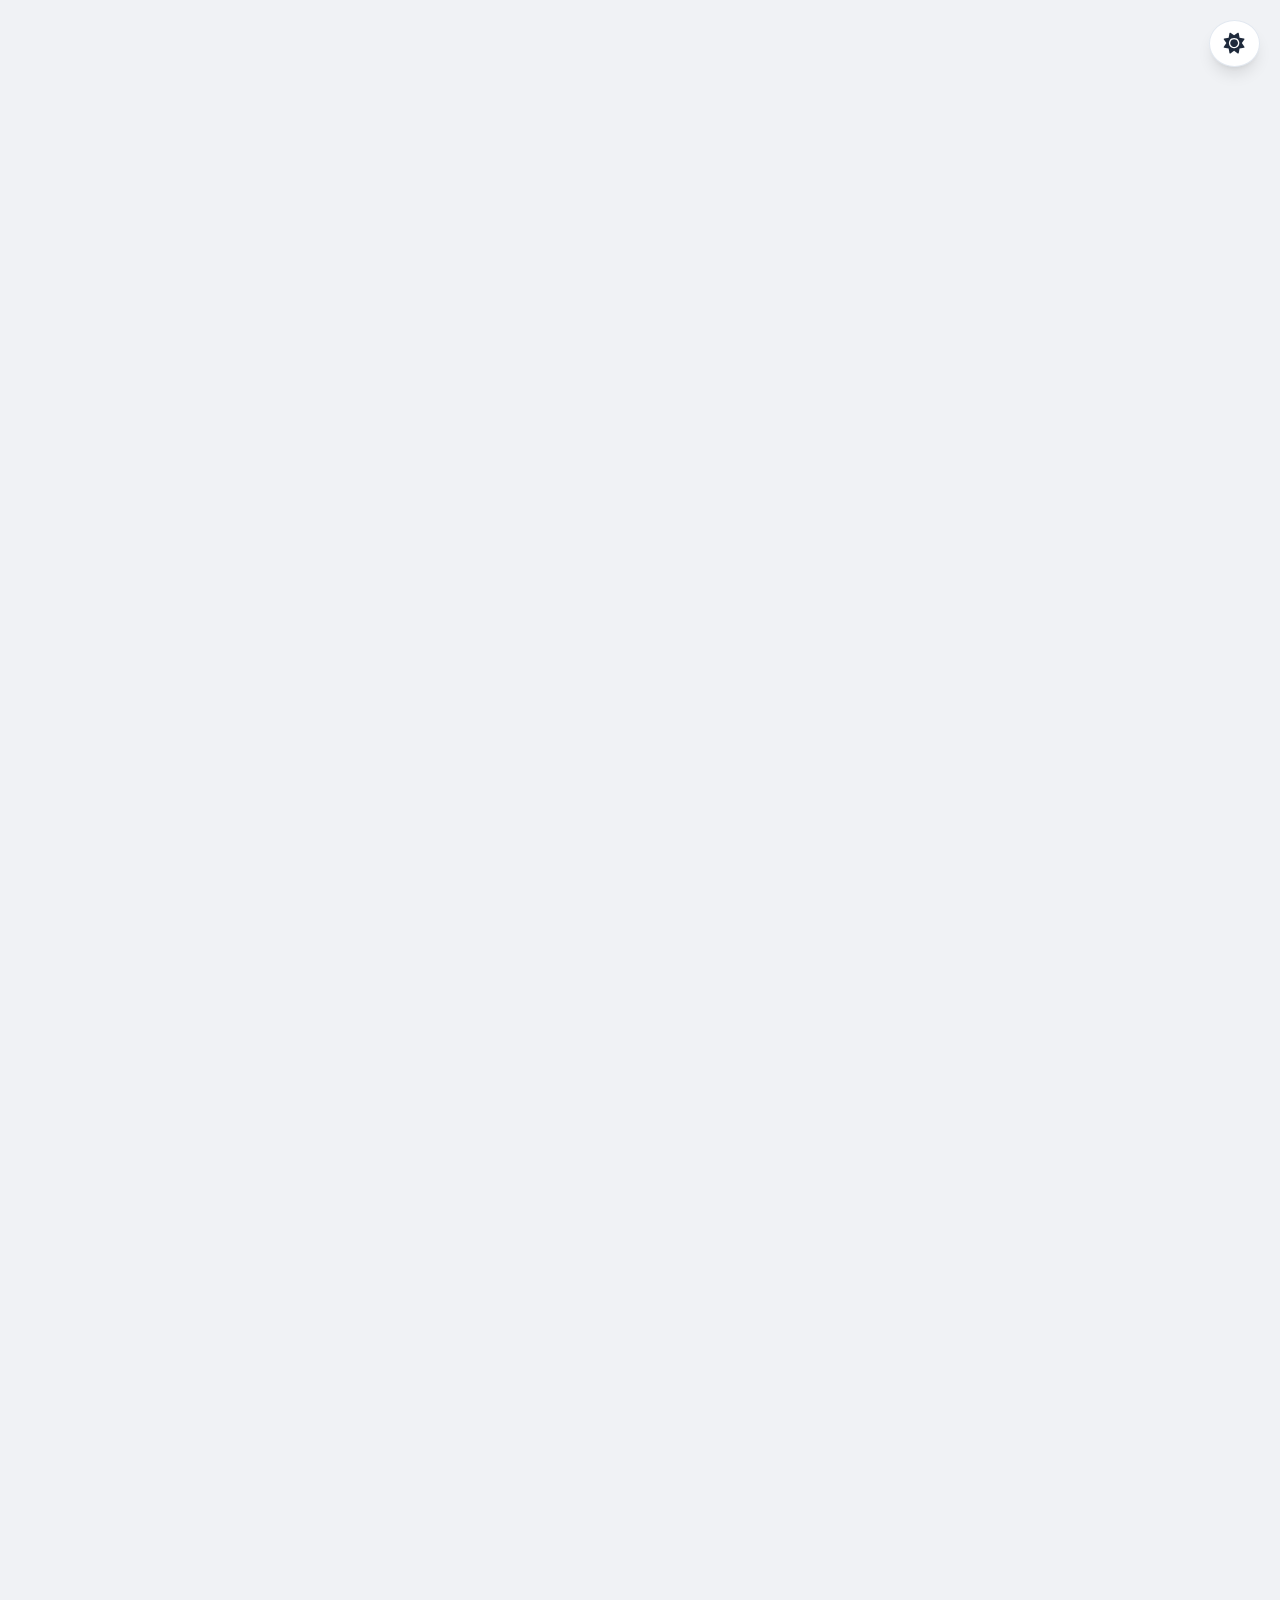
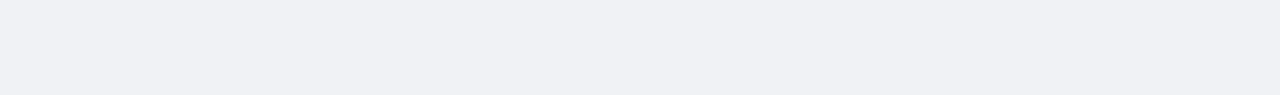
<file: components/charts-UIs-1/index.html>
<!DOCTYPE html>
<html lang="en">
<head>
    <meta charset="UTF-8">
    <meta name="viewport" content="width=device-width, initial-scale=1.0">
    <title>Modern Analytics Dashboard 2025</title>
    <link href="https://fonts.googleapis.com/css2?family=Inter:wght@300;400;500;600;700&display=swap" rel="stylesheet">
    <!-- Font Awesome CDN -->
    <link rel="stylesheet" href="https://cdnjs.cloudflare.com/ajax/libs/font-awesome/6.4.0/css/all.min.css">
    <link rel="stylesheet" type="text/css" href="assets/css/style.css">
</head>
<body>
    <!-- Theme Toggle -->
    <button class="theme-toggle" id="themeToggle" aria-label="Toggle Dark Mode">
        <i class="fas fa-sun"></i>
    </button>

    <div class="dashboard-grid">
        <!-- 1. Active Projects -->
        <div class="card span-2-row fade-in" style="--delay: 0.1s; animation-delay: var(--delay)">
            <div class="card-header">
                <div>
                    <div class="card-title">
                        <i class="fas fa-tasks"></i>
                        <span>Active Projects</span>
                    </div>
                    <div class="card-subtitle">Average 72% completed</div>
                </div>
                <div class="text-muted">
                    <i class="fas fa-ellipsis-h"></i>
                </div>
            </div>
            
            <div class="card-content" id="projectList">
                <!-- Projects will be rendered here -->
            </div>
        </div>

        <!-- 2. Order (Last Week) -->
        <div class="card fade-in" style="--delay: 0.2s; animation-delay: var(--delay)">
            <div class="card-header">
                <div>
                    <div class="card-title">
                        <i class="fas fa-shopping-cart"></i>
                        <span>Order</span>
                    </div>
                    <div class="card-subtitle">Last week</div>
                </div>
            </div>
            
            <div class="card-content">
                <div class="value-display">
                    <div class="value-amount">124k</div>
                    <div class="badge badge-green">
                        <i class="fas fa-arrow-up mr-1"></i>
                        <span>+12.6%</span>
                    </div>
                </div>
                
                <div class="chart-container" id="orderChart"></div>
            </div>
        </div>

        <!-- 3. Sales (Last Year) -->
        <div class="card fade-in" style="--delay: 0.3s; animation-delay: var(--delay)">
            <div class="card-header">
                <div>
                    <div class="card-title">
                        <i class="fas fa-chart-bar"></i>
                        <span>Sales</span>
                    </div>
                    <div class="card-subtitle">Last Year</div>
                </div>
            </div>
            
            <div class="card-content">
                <div class="value-display">
                    <div class="value-amount">175k</div>
                    <div class="badge badge-red">
                        <i class="fas fa-arrow-down mr-1"></i>
                        <span>-16.2%</span>
                    </div>
                </div>
                
                <div class="chart-container" id="salesChart"></div>
            </div>
        </div>

        <!-- 4. Statistics -->
        <div class="card fade-in" style="--delay: 0.4s; animation-delay: var(--delay)">
            <div class="card-header">
                <div>
                    <div class="card-title">
                        <i class="fas fa-chart-pie"></i>
                        <span>Statistics</span>
                    </div>
                </div>
                <div class="text-muted">
                    <i class="fas fa-ellipsis-h"></i>
                </div>
            </div>
            
            <div class="card-content">
                <div class="stat-item">
                    <div class="stat-header">
                        <div class="stat-label">
                            <i class="fas fa-user-plus text-success"></i>
                            <span>Subscribers Gained</span>
                        </div>
                        <div class="badge badge-green">
                            <i class="fas fa-arrow-up mr-1"></i>
                            <span>+92k</span>
                        </div>
                    </div>
                    <div class="progress-track">
                        <div class="progress-fill stat-progress-1"></div>
                    </div>
                </div>

                <div class="stat-item">
                    <div class="stat-header">
                        <div class="stat-label">
                            <i class="fas fa-box text-info"></i>
                            <span>Orders Received</span>
                        </div>
                        <div class="badge badge-green">
                            <i class="fas fa-arrow-up mr-1"></i>
                            <span>+38k</span>
                        </div>
                    </div>
                    <div class="progress-track">
                        <div class="progress-fill stat-progress-2"></div>
                    </div>
                </div>
            </div>
        </div>

        <!-- 5. Sales Overview -->
        <div class="card fade-in" style="--delay: 0.5s; animation-delay: var(--delay)">
            <div class="card-header">
                <div>
                    <div class="card-title">
                        <i class="fas fa-chart-line"></i>
                        <span>Sales Overview</span>
                    </div>
                    <div class="badge badge-green">
                        <i class="fas fa-arrow-up mr-1"></i>
                        <span>+18.2%</span>
                    </div>
                </div>
            </div>
            
            <div class="card-content">
                <div class="value-amount mt-2 mb-4">$42.5k</div>
                
                <div class="split-row">
                    <div class="split-item">
                        <div class="split-icon text-info">
                            <i class="fas fa-shopping-bag"></i>
                        </div>
                        <div class="text-lg font-bold">62.2%</div>
                        <div class="text-sm text-muted mt-1">Order</div>
                    </div>
                    
                    <div class="vertical-divider"></div>
                    
                    <div class="split-item">
                        <div class="split-icon text-primary">
                            <i class="fas fa-eye"></i>
                        </div>
                        <div class="text-lg font-bold">25.5%</div>
                        <div class="text-sm text-muted mt-1">Visits</div>
                    </div>
                </div>

                <div class="horz-progress">
                    <div class="horz-fill"></div>
                </div>
            </div>
        </div>

        <!-- 6. Upcoming Webinar -->
        <div class="card webinar-card span-2-row fade-in" style="--delay: 0.6s; animation-delay: var(--delay)">
            <div class="card-content">
                <div class="illustration-placeholder">
                    <i class="fas fa-video"></i>
                </div>
                
                <div class="section-title justify-center">
                    <span>Upcoming Webinar</span>
                </div>
                
                <p class="text-muted text-sm text-center mb-5">
                    Next Generation Frontend Architecture Using Layout Engine And React Native Web.
                </p>
                
                <div class="webinar-info">
                    <div class="webinar-info-item">
                        <i class="far fa-calendar"></i>
                        <div>
                            <div class="text-xs text-muted">Date</div>
                            <div class="text-sm font-bold">17 Nov 23</div>
                        </div>
                    </div>
                    
                    <div class="webinar-info-item">
                        <i class="far fa-clock"></i>
                        <div>
                            <div class="text-xs text-muted">Duration</div>
                            <div class="text-sm font-bold">32 Mins</div>
                        </div>
                    </div>
                </div>
                
                <button class="btn-primary">
                    <i class="fas fa-calendar-plus"></i>
                    <span>Join The Event</span>
                </button>
            </div>
        </div>

        <!-- 7. Profit -->
        <div class="card fade-in" style="--delay: 0.7s; animation-delay: var(--delay)">
            <div class="card-header">
                <div>
                    <div class="card-title">
                        <i class="fas fa-money-bill-wave"></i>
                        <span>Profit</span>
                    </div>
                    <div class="card-subtitle">Last Month</div>
                </div>
            </div>
            
            <div class="card-content">
                <div class="chart-container mb-2" id="profitChart"></div>
                
                <div class="flex justify-between items-center mt-4">
                    <div class="value-amount">624k</div>
                    <div class="value-change text-success">
                        <i class="fas fa-arrow-up"></i>
                        <span>+8.24%</span>
                    </div>
                </div>
            </div>
        </div>

        <!-- 8. Sessions -->
        <div class="card fade-in" style="--delay: 0.75s; animation-delay: var(--delay)">
            <div class="card-header">
                <div>
                    <div class="card-title">
                        <i class="fas fa-users"></i>
                        <span>Sessions</span>
                    </div>
                    <div class="card-subtitle">This Month</div>
                </div>
            </div>
            
            <div class="card-content">
                <div class="chart-container mb-2" id="sessionsChart"></div>
                
                <div class="flex justify-between items-center mt-4">
                    <div class="value-amount">45.1k</div>
                    <div class="value-change text-success">
                        <i class="fas fa-arrow-up"></i>
                        <span>+12.6%</span>
                    </div>
                </div>
            </div>
        </div>

        <!-- 9. Impression Expenses -->
        <div class="card fade-in" style="--delay: 0.8s; animation-delay: var(--delay)">
            <div class="card-header">
                <div>
                    <div class="card-title">
                        <i class="fas fa-bullseye"></i>
                        <span>Impression</span>
                    </div>
                    <div class="card-subtitle">Expenses</div>
                </div>
            </div>
            
            <div class="card-content">
                <div class="chart-container mb-3" id="impressionChart"></div>
                
                <div class="flex justify-between items-center">
                    <div class="value-amount">26.1k</div>
                    <div class="value-change text-danger">
                        <i class="fas fa-arrow-down"></i>
                        <span>-24.5%</span>
                    </div>
                </div>
            </div>
        </div>

        <!-- 10. Expenses Gauge -->
        <div class="card fade-in" style="--delay: 0.9s; animation-delay: var(--delay)">
            <div class="card-header">
                <div>
                    <div class="value-amount mb-1">82.5k</div>
                    <div class="card-subtitle">
                        <i class="fas fa-wallet mr-2"></i>
                        <span>Expenses</span>
                    </div>
                </div>
            </div>
            
            <div class="card-content">
                <div class="gauge-wrapper">
                    <div class="gauge-bg"></div>
                    <div class="gauge-fill"></div>
                    <div class="gauge-center">
                        <span class="value-amount">78%</span>
                    </div>
                </div>
                
                <p class="text-muted text-sm text-center mt-4">
                    <i class="fas fa-info-circle mr-2"></i>
                    $21k Expenses more than last month
                </p>
            </div>
        </div>

        <!-- 11. Subscribers Gained -->
        <div class="card fade-in" style="--delay: 1.0s; animation-delay: var(--delay)">
            <div class="card-content">
                <div class="project-icon mb-4" style="background: var(--primary-soft); color: var(--primary);">
                    <i class="fas fa-user-plus icon-lg"></i>
                </div>
                
                <div class="value-amount mb-1">92.6k</div>
                <div class="card-subtitle mb-4">Subscribers Gained</div>
                
                <div class="chart-container" id="subsChart"></div>
            </div>
        </div>

        <!-- 12. Earning Reports -->
        <div class="card span-2-row fade-in" style="--delay: 1.1s; animation-delay: var(--delay)">
            <div class="card-header">
                <div>
                    <div class="card-title">
                        <i class="fas fa-file-invoice-dollar"></i>
                        <span>Earning Reports</span>
                    </div>
                    <div class="card-subtitle">Weekly Earnings Overview</div>
                </div>
                <div class="text-muted">
                    <i class="fas fa-ellipsis-h"></i>
                </div>
            </div>
            
            <div class="card-content">
                <div class="earning-item">
                    <div class="earning-info">
                        <div class="earning-icon" style="background: var(--primary-soft); color: var(--primary);">
                            <i class="fas fa-wallet"></i>
                        </div>
                        <div class="earning-details">
                            <div class="text-sm font-bold">Net Profit</div>
                            <div class="text-xs text-muted">12.4k Sales</div>
                        </div>
                    </div>
                    <div class="earning-amount text-success">
                        <i class="fas fa-arrow-up"></i>
                        <span class="font-bold">+$1,619</span>
                    </div>
                </div>
                
                <div class="earning-item">
                    <div class="earning-info">
                        <div class="earning-icon" style="background: #dcfce7; color: var(--success);">
                            <i class="fas fa-money-bill-wave"></i>
                        </div>
                        <div class="earning-details">
                            <div class="text-sm font-bold">Total Income</div>
                            <div class="text-xs text-muted">Sales, Affiliation</div>
                        </div>
                    </div>
                    <div class="earning-amount text-success">
                        <i class="fas fa-arrow-up"></i>
                        <span class="font-bold">+$3,571</span>
                    </div>
                </div>

                <div class="chart-container mt-4" id="earningBarChart"></div>
            </div>
        </div>
    </div>

 <script src="assets/js/scripts.js"></script>   
</body>
</html>
</file>
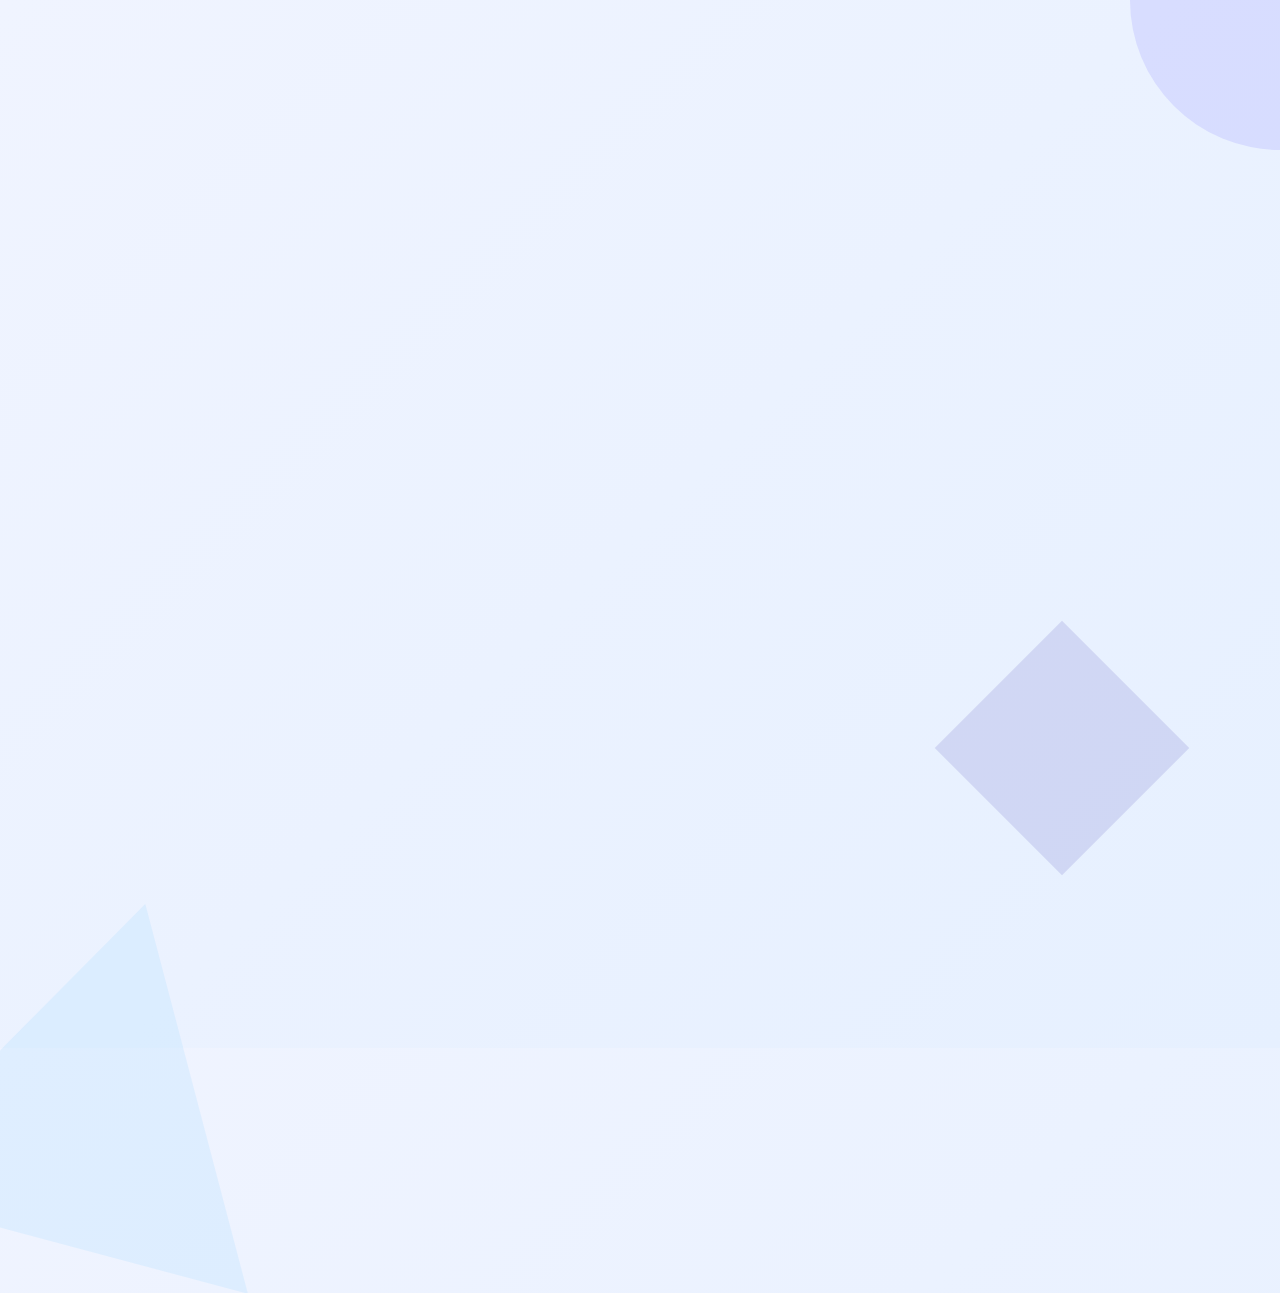
<file: components/contact-form1/index.html>
<!DOCTYPE html>
<html lang="en">
<head>
    <meta charset="UTF-8">
    <meta name="viewport" content="width=device-width, initial-scale=1.0">
    <title>Enhanced Modern Contact Form</title>
    <link rel="stylesheet" href="https://cdnjs.cloudflare.com/ajax/libs/font-awesome/6.4.0/css/all.min.css">
    <link href="https://fonts.googleapis.com/css2?family=Poppins:wght@300;400;500;600;700&display=swap" rel="stylesheet">
    <link rel="stylesheet"  href="assets/css/style.css">
</head>
<body>
    <div class="decoration circle"></div>
    <div class="decoration triangle"></div>
    <div class="decoration square"></div>
    
    <div class="container">
        <div class="form-section">
            <div class="form-header">
                <h1>Connect With Us</h1>
                <p>Have a project in mind or want to learn more about our services? We'd love to hear from you.</p>
            </div>
            
            <form class="contact-form" id="contactForm">
                <div class="form-group">
                    <input type="text" id="name" name="name" placeholder=" ">
                    <label for="name"><i class="fas fa-user"></i> Full Name</label>
                    <div class="error-message">Please enter your name</div>
                </div>
                
                <div class="form-group">
                    <input type="email" id="email" name="email" placeholder=" ">
                    <label for="email"><i class="fas fa-envelope"></i> Email Address</label>
                    <div class="error-message">Please enter a valid email</div>
                </div>
                
                <div class="form-group">
                    <input type="tel" id="phone" name="phone" placeholder=" ">
                    <label for="phone"><i class="fas fa-phone"></i> Phone Number</label>
                    <div class="error-message">Please enter a valid phone number</div>
                </div>
                
                <div class="form-group">
                    <select id="subject" name="subject">
                        <option value="" disabled selected></option>
                        <option value="general">General Inquiry</option>
                        <option value="support">Technical Support</option>
                        <option value="collaboration">Business Collaboration</option>
                        <option value="feedback">Feedback</option>
                        <option value="quote">Request a Quote</option>
                    </select>
                    <label for="subject"><i class="fas fa-tag"></i> Subject</label>
                    <div class="error-message">Please select a subject</div>
                </div>
                
                <div class="form-group full-width">
                    <textarea id="message" name="message" placeholder=" "></textarea>
                    <label for="message"><i class="fas fa-comment"></i> Your Message</label>
                    <div class="error-message">Please enter your message</div>
                </div>
                
                <div class="form-group full-width">
                    <button type="submit">
                        <i class="fas fa-paper-plane"></i> Send Message
                    </button>
                </div>
            </form>
        </div>
        
        <div class="info-section">
            <div class="contact-info">
                <div class="info-item">
                    <div class="icon-container">
                        <i class="fas fa-map-marker-alt"></i>
                    </div>
                    <div class="info-content">
                        <h3>Our Location</h3>
                        <p>123 Innovation Blvd, Suite 450</p>
                        <p>Tech City, TC 10001</p>
                    </div>
                </div>
                
                <div class="info-item">
                    <div class="icon-container">
                        <i class="fas fa-phone-alt"></i>
                    </div>
                    <div class="info-content">
                        <h3>Call Us</h3>
                        <p>+1 (555) 123-4567</p>
                        <p>+1 (555) 987-6543</p>
                    </div>
                </div>
                
                <div class="info-item">
                    <div class="icon-container">
                        <i class="fas fa-envelope-open"></i>
                    </div>
                    <div class="info-content">
                        <h3>Email Us</h3>
                        <p><a href="mailto:info@company.com">info@company.com</a></p>
                        <p><a href="mailto:support@company.com">support@company.com</a></p>
                    </div>
                </div>
                
                <div class="info-item">
                    <div class="icon-container">
                        <i class="fas fa-clock"></i>
                    </div>
                    <div class="info-content">
                        <h3>Business Hours</h3>
                        <p>Mon-Fri: 9AM - 6PM</p>
                        <p>Sat-Sun: Closed</p>
                    </div>
                </div>
            </div>
            
            <div class="social-links">
                <a href="#"><i class="fab fa-facebook-f"></i></a>
                <a href="#"><i class="fab fa-twitter"></i></a>
                <a href="#"><i class="fab fa-instagram"></i></a>
                <a href="#"><i class="fab fa-linkedin-in"></i></a>
                <a href="#"><i class="fab fa-dribbble"></i></a>
            </div>
        </div>
        
        <footer>
            <p><i class="fas fa-heart"></i> &copy; 2025 CodeWithDivine. All rights reserved.</p>
        </footer>
    </div>

    <script type="text/javascript" src="assets/js/script.js"></script>
</body>
</html>
</file>
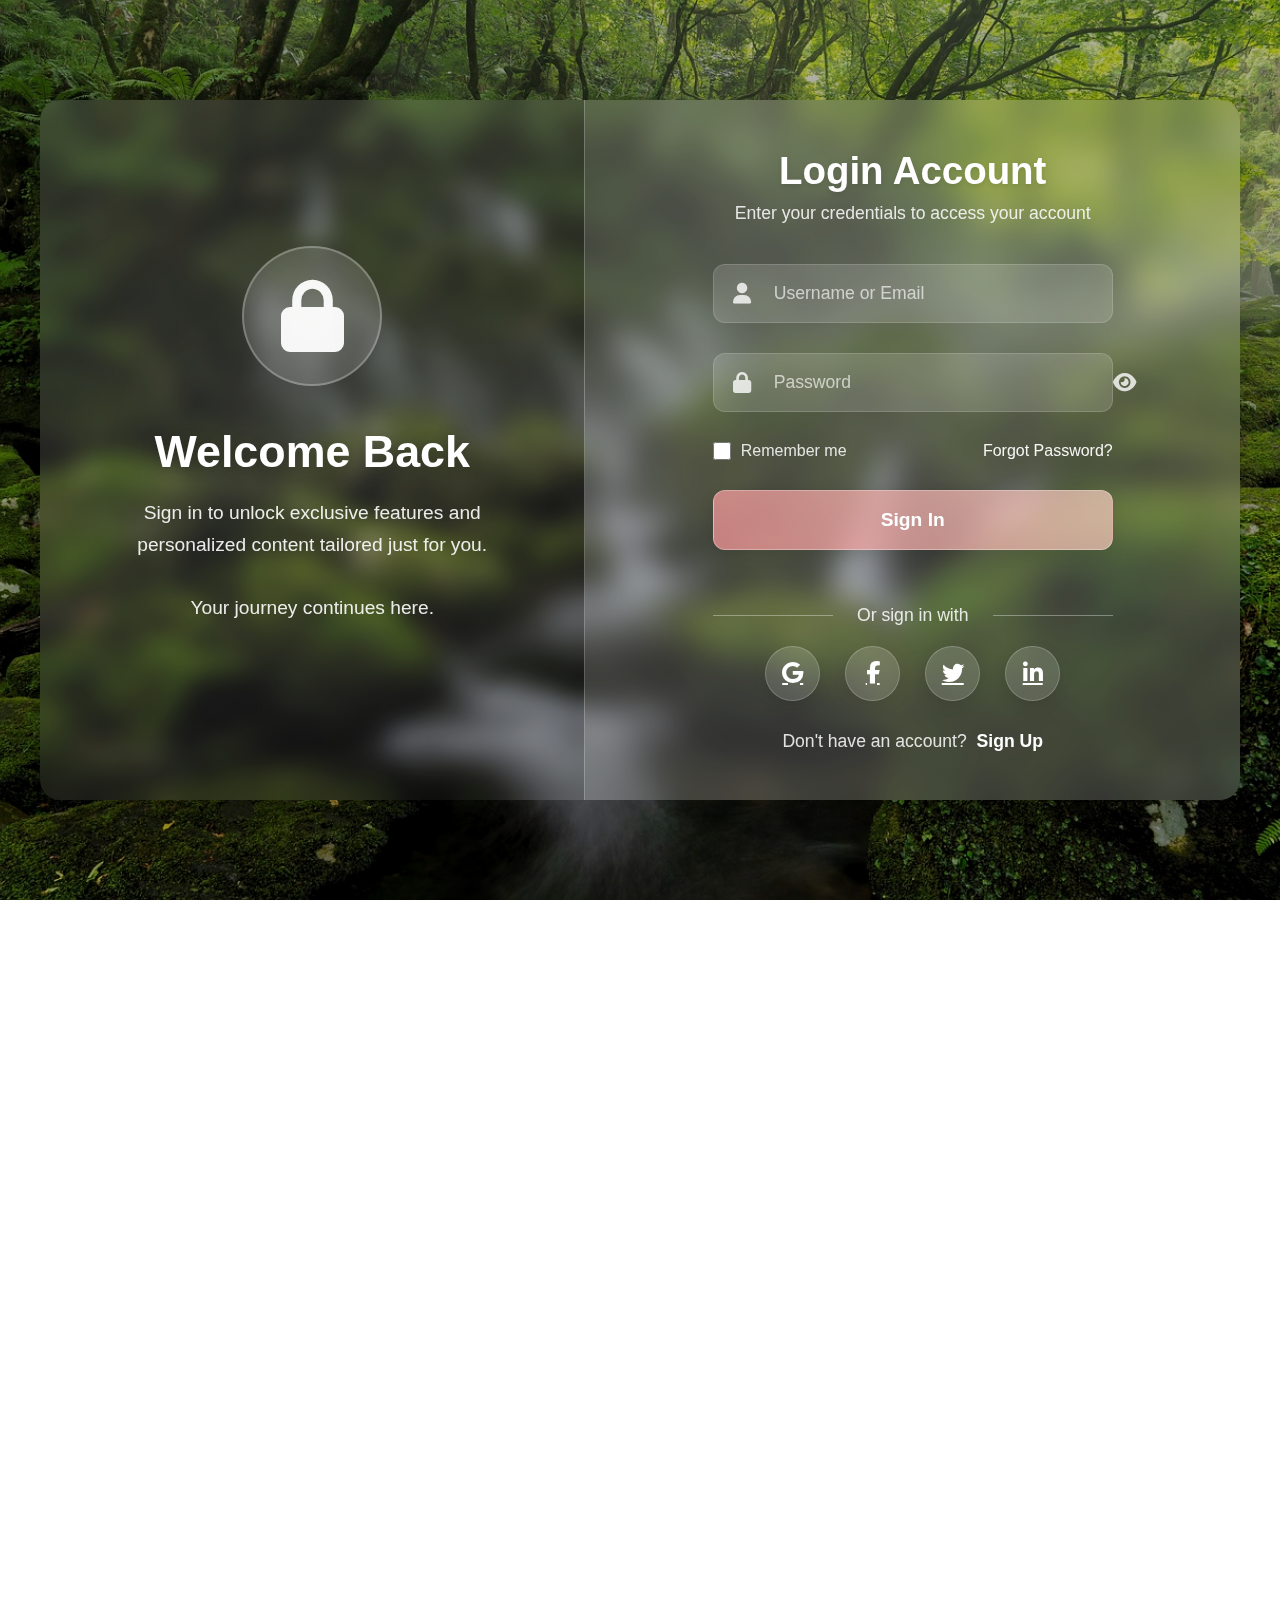
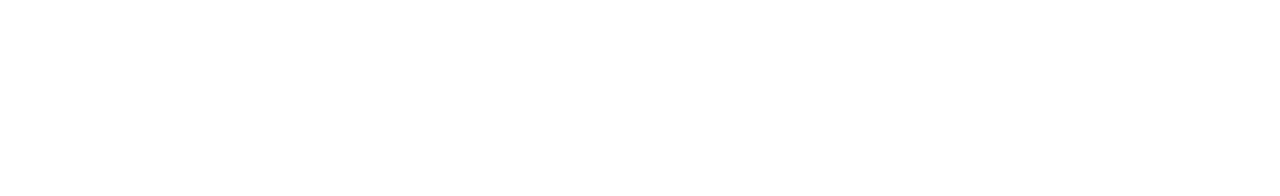
<file: components/login-form1/index.html>
<!DOCTYPE html>
<html lang="en">
<head>
    <meta charset="UTF-8">
    <meta name="viewport" content="width=device-width, initial-scale=1.0">
    <title>Glassmorphism Login</title>
    <link rel="stylesheet" href="https://cdnjs.cloudflare.com/ajax/libs/font-awesome/6.4.0/css/all.min.css">
    <link rel="stylesheet"  href="assets/css/style.css">
</head>
<body>
    <div class="container">
        <div class="illustration">
            <div class="logo">
                <i class="fas fa-lock"></i>
            </div>
            <h1>Welcome Back</h1>
            <p>Sign in to unlock exclusive features and personalized content tailored just for you.</p>
            <p>Your journey continues here.</p>
        </div>
        
        <div class="login-form">
            <div class="form-container">
                <div class="form-header">
                    <h2>Login Account</h2>
                    <p>Enter your credentials to access your account</p>
                </div>
                
                <form id="loginForm">
                    <div class="input-group">
                        <i class="fas fa-user"></i>
                        <input type="text" id="username" placeholder="Username or Email" required>
                    </div>
                    
                    <div class="input-group">
                        <i class="fas fa-lock"></i>
                        <input type="password" id="password" placeholder="Password" required>
                        <span class="password-toggle" id="togglePassword">
                            <i class="fas fa-eye"></i>
                        </span>
                    </div>
                    
                    <div class="options">
                        <div class="remember-me">
                            <input type="checkbox" id="remember">
                            <label for="remember">Remember me</label>
                        </div>
                        <a href="#" class="forgot-password">Forgot Password?</a>
                    </div>
                    
                    <button type="submit" class="btn">Sign In</button>
                </form>
                
                <div class="social-login">
                    <p>Or sign in with</p>
                    <div class="social-icons">
                        <a href="#" class="social-icon">
                            <i class="fab fa-google"></i>
                        </a>
                        <a href="#" class="social-icon">
                            <i class="fab fa-facebook-f"></i>
                        </a>
                        <a href="#" class="social-icon">
                            <i class="fab fa-twitter"></i>
                        </a>
                        <a href="#" class="social-icon">
                            <i class="fab fa-linkedin-in"></i>
                        </a>
                    </div>
                </div>
                
                <div class="signup-link">
                    <p>Don't have an account? <a href="#">Sign Up</a></p>
                </div>
            </div>
        </div>
    </div>

   <script type="text/javascript" src="assets/js/script.js"></script>
</body>
</html>
</file>
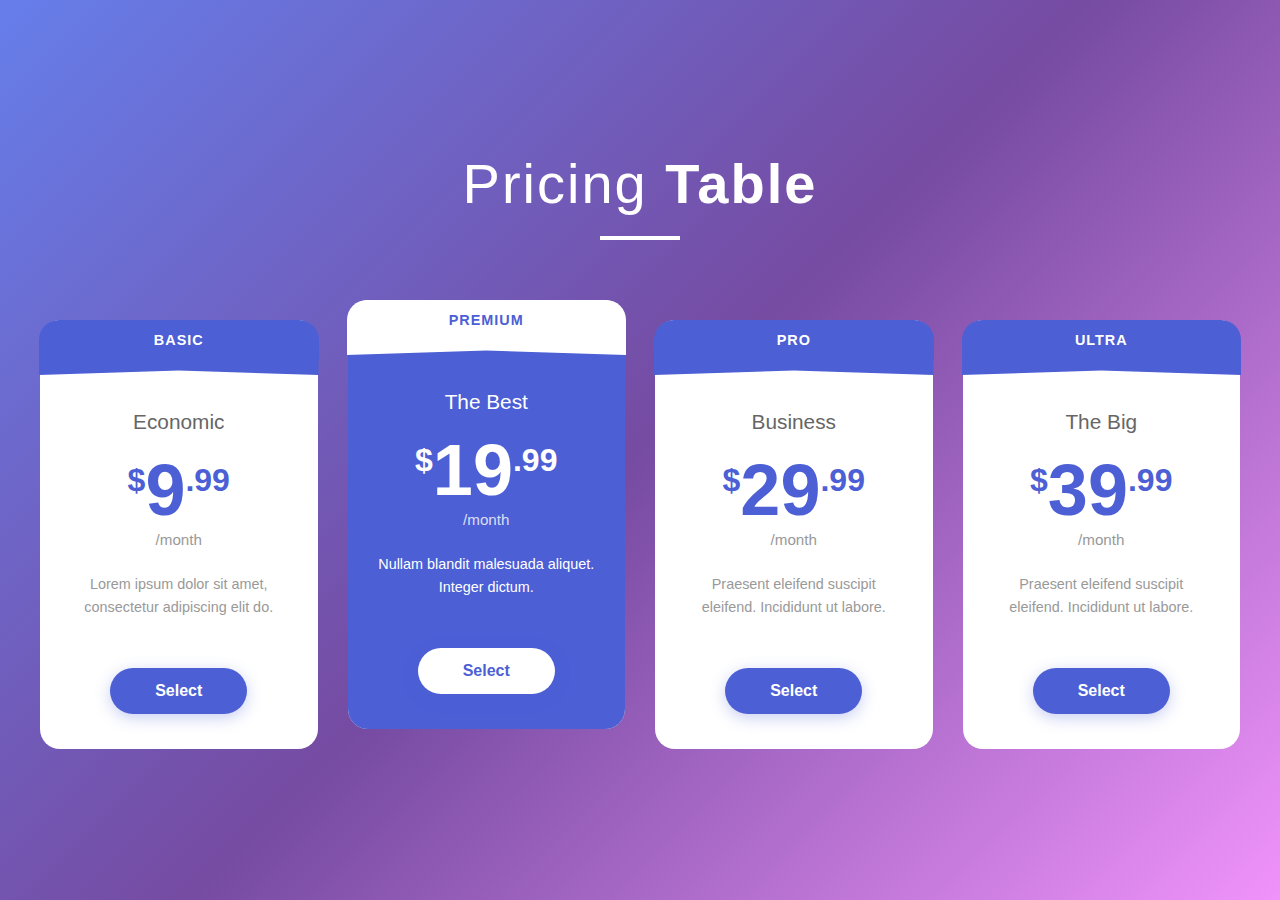
<file: components/pricing-card1/index.html>
<!DOCTYPE html>
<html lang="en">
<head>
    <meta charset="UTF-8">
    <meta name="viewport" content="width=device-width, initial-scale=1.0">
    <title>CodeWithDivine | Pricing Table</title>
    <link rel="stylesheet" type="text/css" href="assets/css/style.css">
</head>
<body>
    <div class="container">
        <div class="header">
            <h1>Pricing <span>Table</span></h1>
        </div>

        <div class="pricing-grid">
            <!-- Basic Plan -->
            <div class="pricing-card">
                <div class="card-badge">BASIC</div>
                <div class="card-content">
                    <h3 class="plan-name">Economic</h3>
                    <div class="price-container">
                        <div class="price">
                            <span class="currency">$</span>
                            <span class="amount">9</span>
                            <span class="decimal">.99</span>
                        </div>
                        <div class="period">/month</div>
                    </div>
                    <p class="description">Lorem ipsum dolor sit amet, consectetur adipiscing elit do.</p>
                    <button class="select-btn">Select</button>
                </div>
            </div>

            <!-- Premium Plan -->
            <div class="pricing-card">
                <div class="card-badge">PREMIUM</div>
                <div class="card-content">
                    <h3 class="plan-name">The Best</h3>
                    <div class="price-container">
                        <div class="price">
                            <span class="currency">$</span>
                            <span class="amount">19</span>
                            <span class="decimal">.99</span>
                        </div>
                        <div class="period">/month</div>
                    </div>
                    <p class="description">Nullam blandit malesuada aliquet. Integer dictum.</p>
                    <button class="select-btn">Select</button>
                </div>
            </div>

            <!-- Pro Plan -->
            <div class="pricing-card">
                <div class="card-badge">PRO</div>
                <div class="card-content">
                    <h3 class="plan-name">Business</h3>
                    <div class="price-container">
                        <div class="price">
                            <span class="currency">$</span>
                            <span class="amount">29</span>
                            <span class="decimal">.99</span>
                        </div>
                        <div class="period">/month</div>
                    </div>
                    <p class="description">Praesent eleifend suscipit eleifend. Incididunt ut labore.</p>
                    <button class="select-btn">Select</button>
                </div>
            </div>

            <!-- Ultra Plan -->
            <div class="pricing-card">
                <div class="card-badge">ULTRA</div>
                <div class="card-content">
                    <h3 class="plan-name">The Big</h3>
                    <div class="price-container">
                        <div class="price">
                            <span class="currency">$</span>
                            <span class="amount">39</span>
                            <span class="decimal">.99</span>
                        </div>
                        <div class="period">/month</div>
                    </div>
                    <p class="description">Praesent eleifend suscipit eleifend. Incididunt ut labore.</p>
                    <button class="select-btn">Select</button>
                </div>
            </div>
        </div>
    </div>
</body>
</html>
</file>
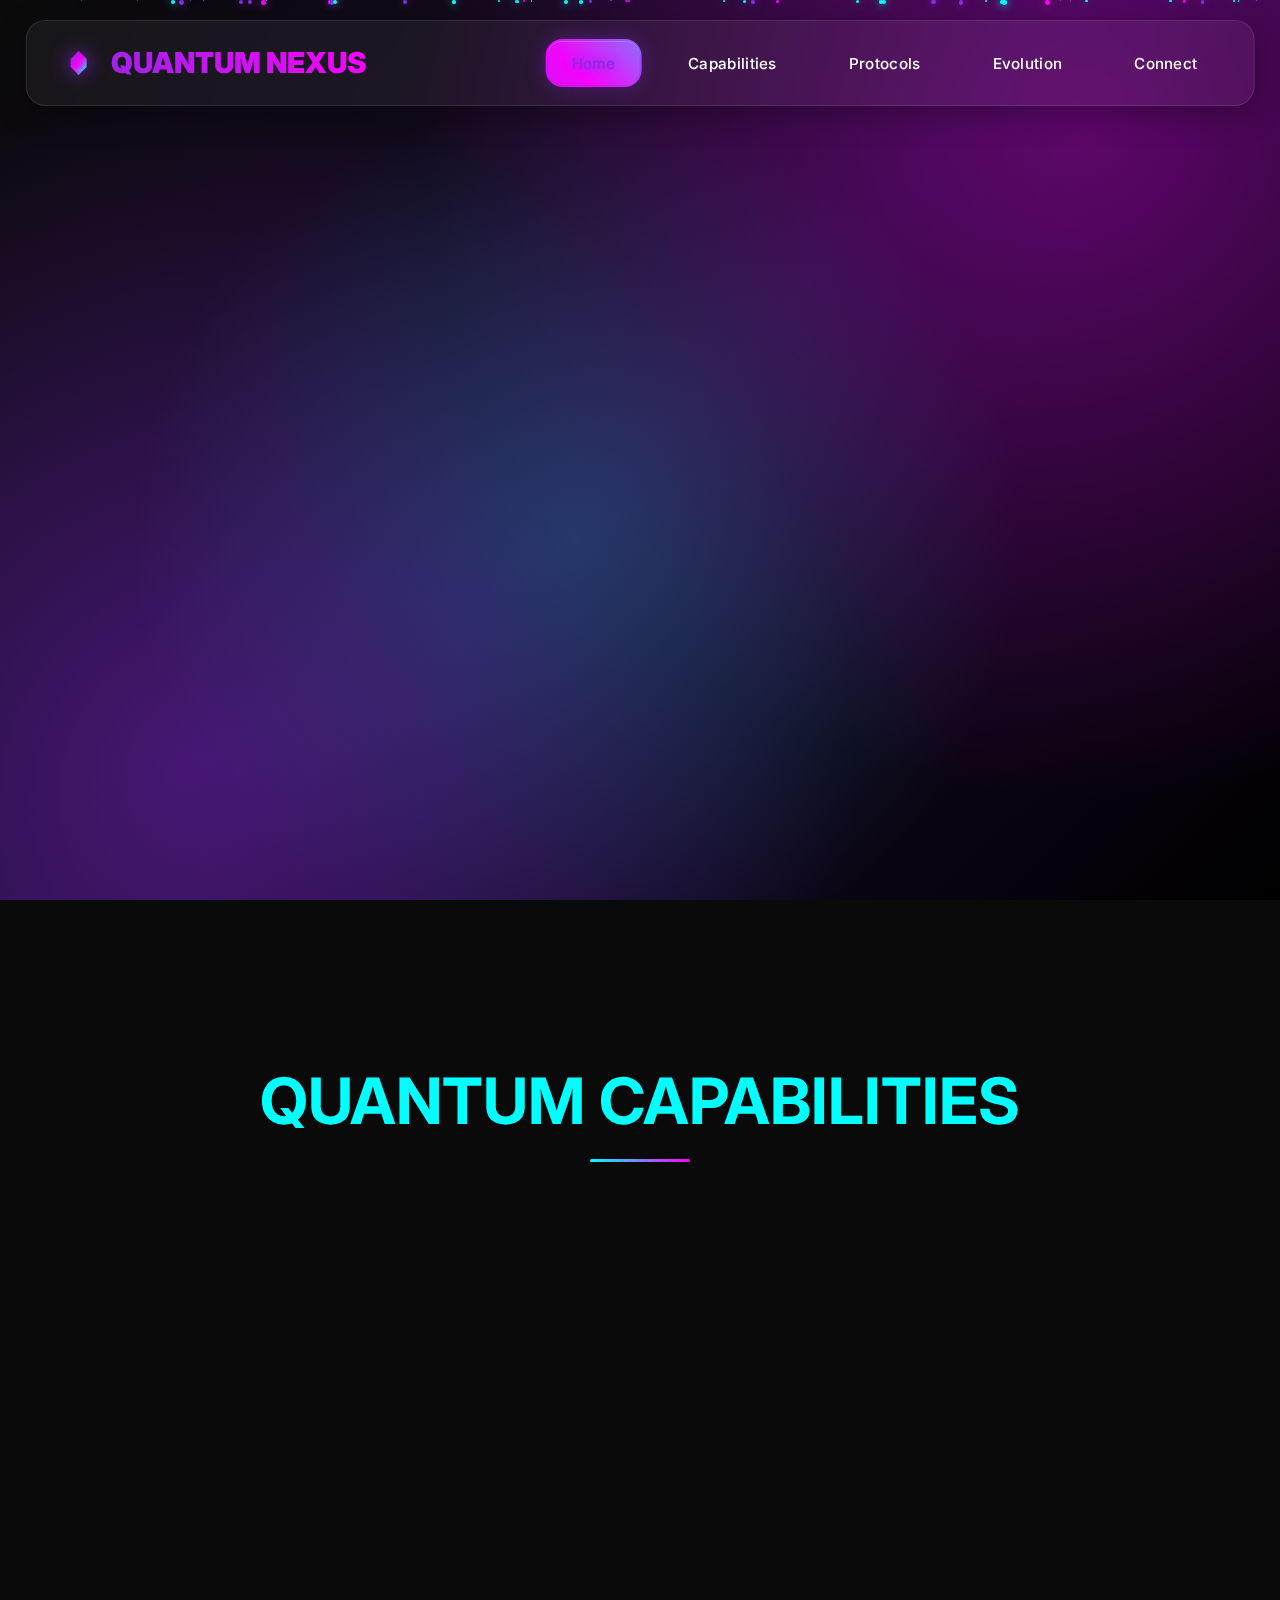
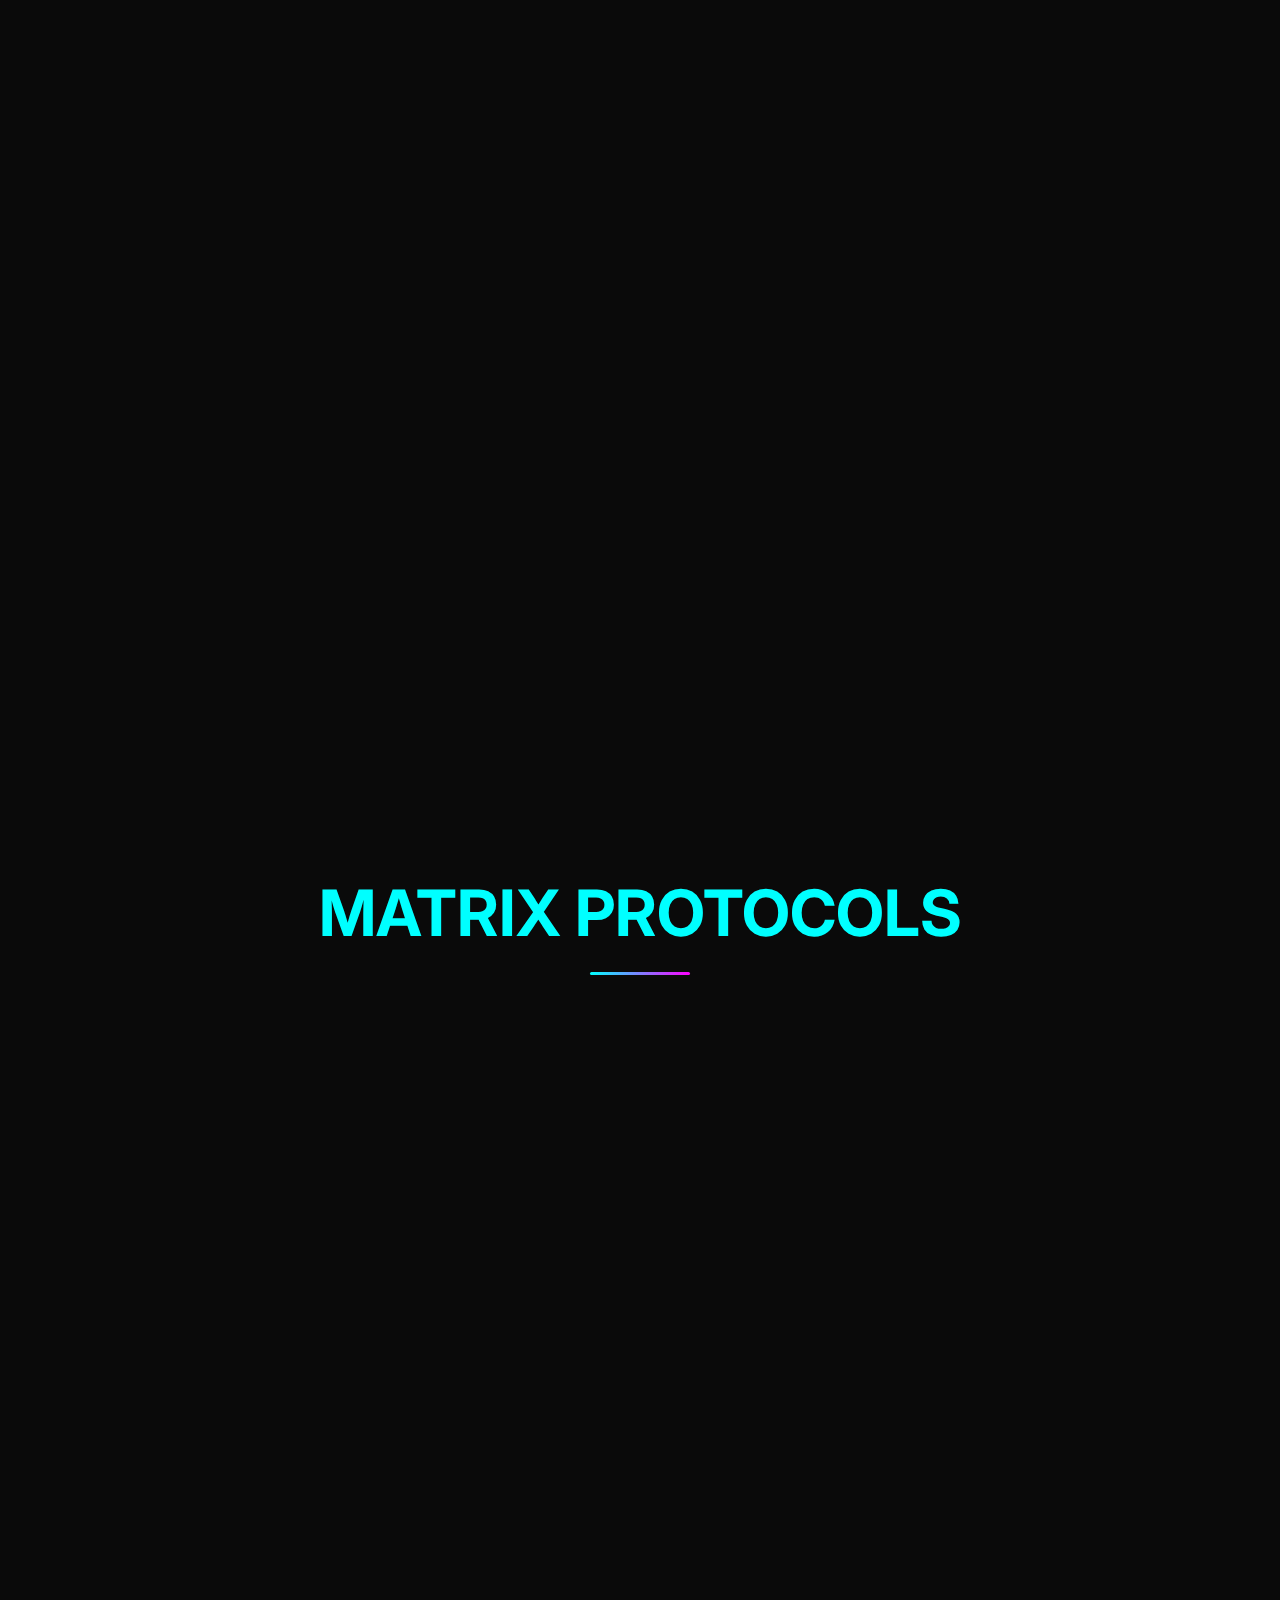
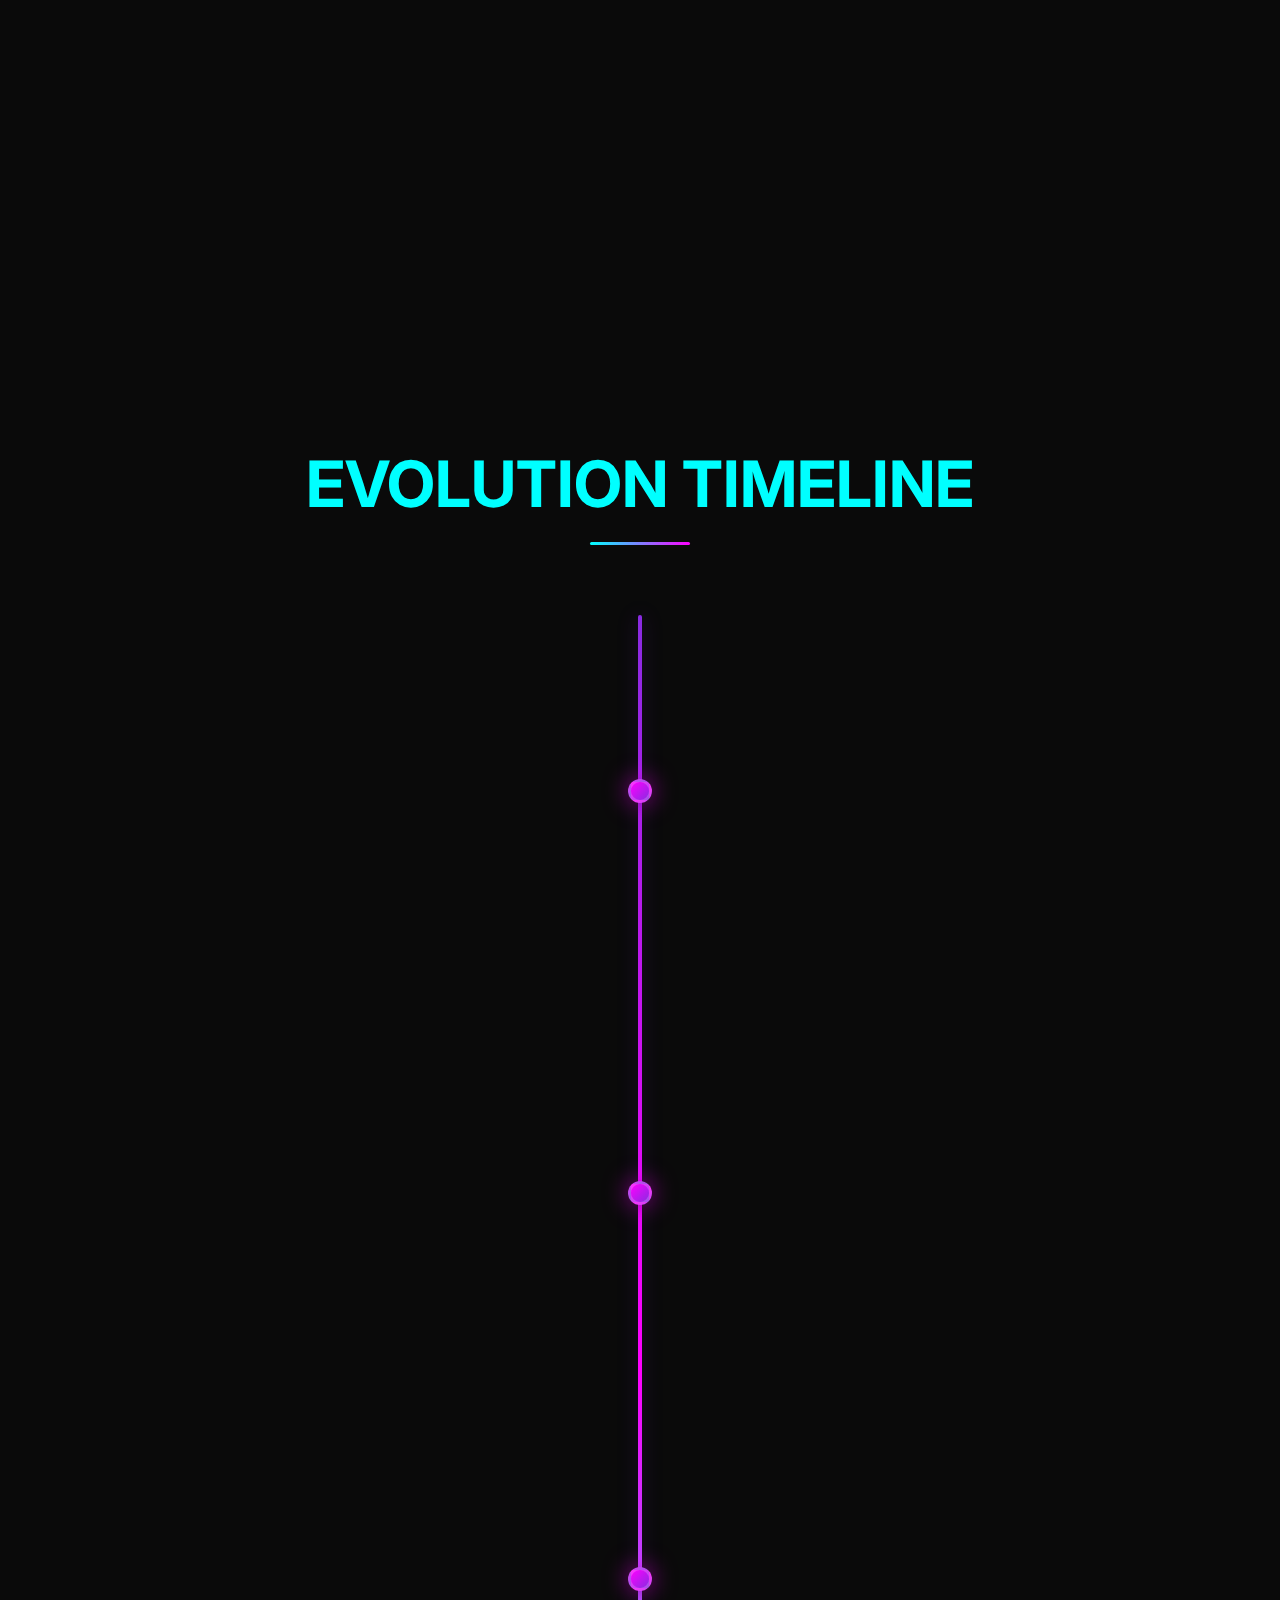
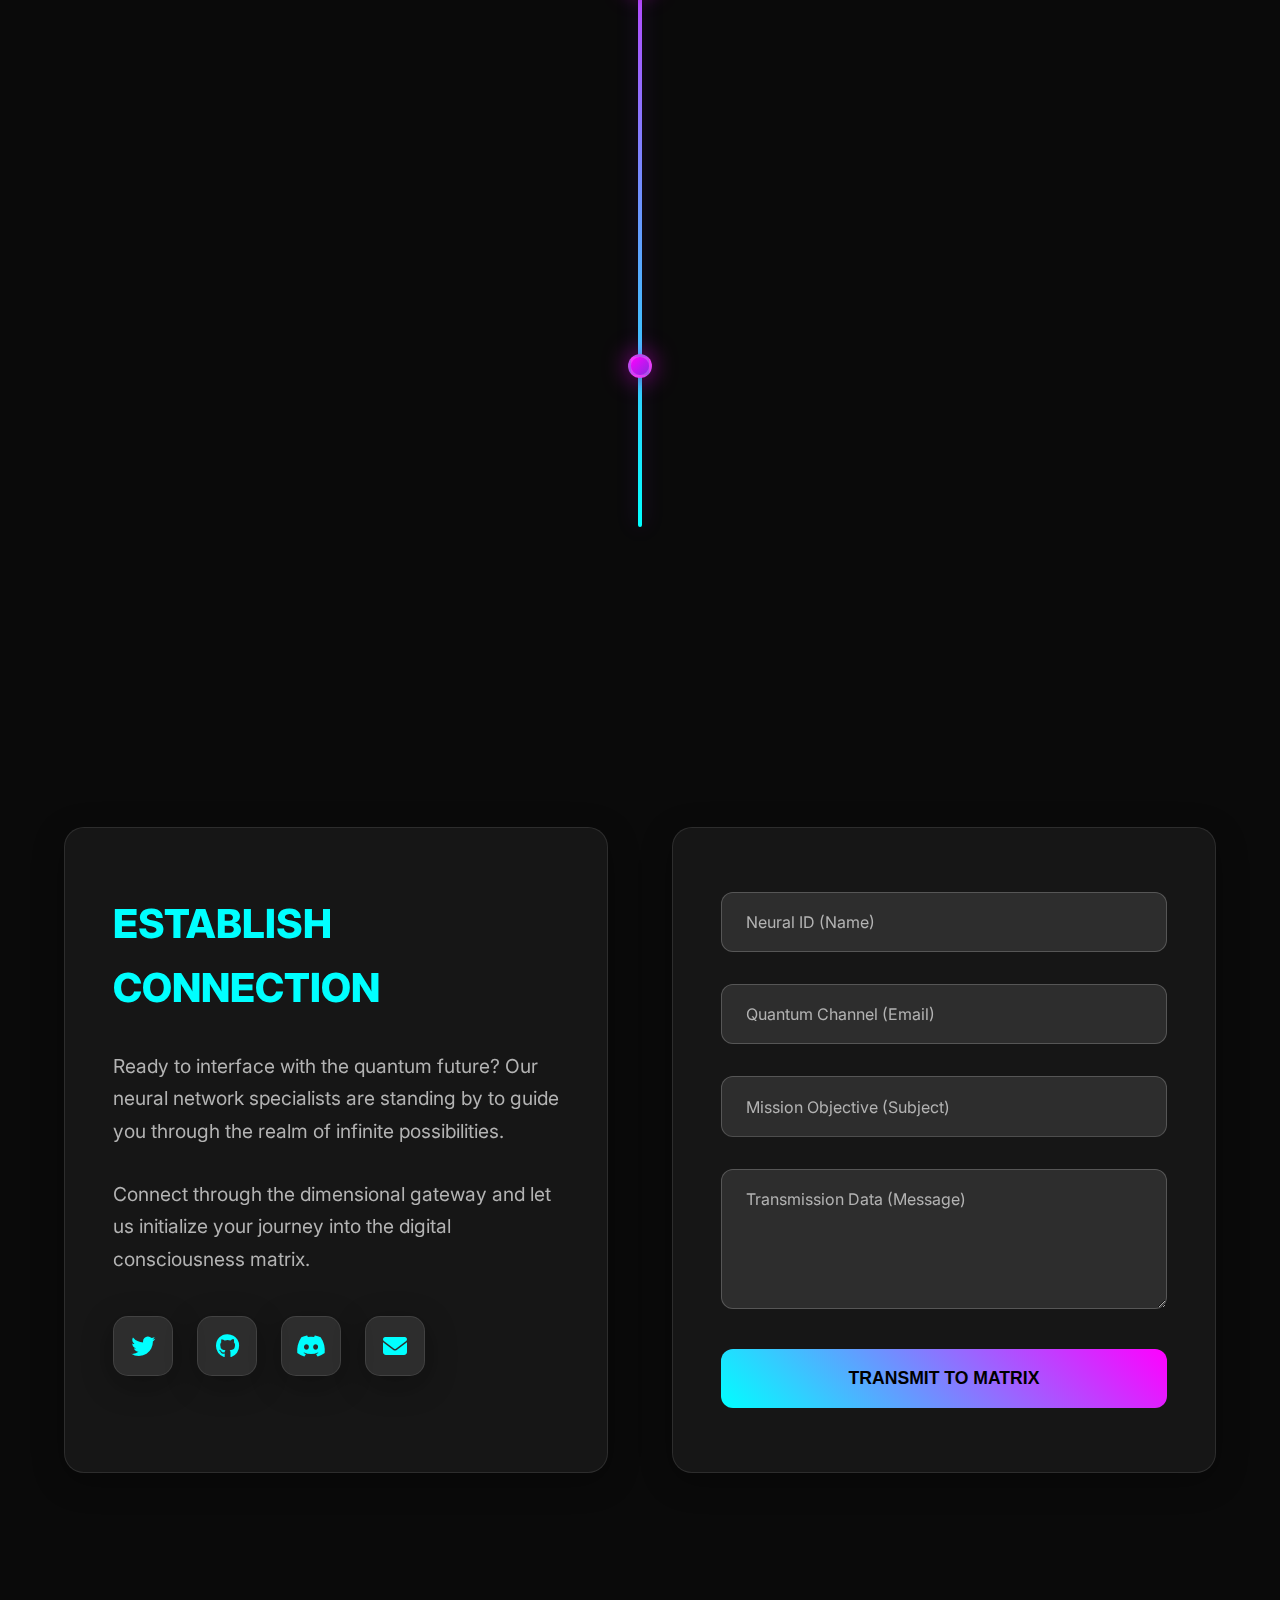
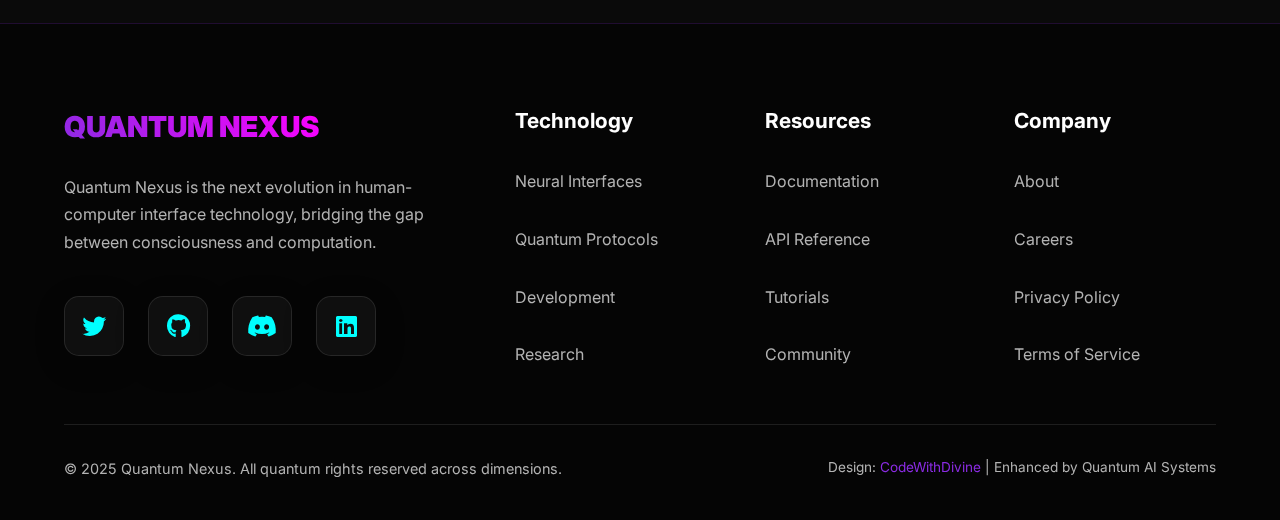
<file: components/quantum_nexus/index.html>
<!DOCTYPE html>
<html lang="en">
<head>
    <meta charset="UTF-8">
    <meta name="viewport" content="width=device-width, initial-scale=1.0">
    <title>Quantum Nexus - Advanced Neural Interface</title>
    <link rel="preconnect" href="https://fonts.googleapis.com">
    <link rel="preconnect" href="https://fonts.gstatic.com" crossorigin>
    <link href="https://fonts.googleapis.com/css2?family=Inter:wght@300;400;500;600;700;800;900&display=swap" rel="stylesheet">
    <link rel="stylesheet" href="https://cdnjs.cloudflare.com/ajax/libs/font-awesome/6.4.0/css/all.min.css">

    <link rel="stylesheet" type="text/css" href="assets/css/style.css">
</head>
<body>
    <!-- Quantum Background -->
    <div class="quantum-background"></div>
    
    <!-- Quantum Particles -->
    <div class="quantum-particles" id="particles"></div>

    <!-- Header -->
    <header class="glass">
        <nav>
            <a href="#home" class="logo">
                <svg class="logo-icon" viewBox="0 0 100 100" xmlns="http://www.w3.org/2000/svg">
                    <defs>
                        <linearGradient id="logoGradient" x1="0%" y1="0%" x2="100%" y2="100%">
                            <stop offset="0%" style="stop-color:var(--primary)"/>
                            <stop offset="50%" style="stop-color:var(--secondary)"/>
                            <stop offset="100%" style="stop-color:var(--accent)"/>
                        </linearGradient>
                    </defs>
                    <path d="M50,20 L70,40 L70,60 L50,80 L30,60 L30,40 Z" fill="url(#logoGradient)" opacity="0.8">
                        <animate attributeName="opacity" values="0.8;1;0.8" dur="2s" repeatCount="indefinite"/>
                    </path>
                    <circle cx="50" cy="50" r="15" fill="none" stroke="url(#logoGradient)" stroke-width="3">
                        <animate attributeName="r" values="15;20;15" dur="3s" repeatCount="indefinite"/>
                    </circle>
                </svg>
                QUANTUM NEXUS
            </a>
            <ul class="nav-links">
                <li><a href="#home" class="active">Home</a></li>
                <li><a href="#features">Capabilities</a></li>
                <li><a href="#showcase">Protocols</a></li>
                <li><a href="#timeline">Evolution</a></li>
                <li><a href="#contact">Connect</a></li>
            </ul>
            <div class="mobile-menu-toggle">
                <div class="hamburger-line"></div>
                <div class="hamburger-line"></div>
                <div class="hamburger-line"></div>
            </div>
        </nav>
        <div class="mobile-nav">
            <a href="#home" class="active">Home</a>
            <a href="#features">Capabilities</a>
            <a href="#showcase">Protocols</a>
            <a href="#timeline">Evolution</a>
            <a href="#contact">Connect</a>
        </div>
    </header>

    <!-- Section 1: Hero -->
    <section class="hero" id="home">
        <div class="hero-content">
            <div class="hero-subtitle">Welcome to the Quantum Realm</div>
            <h1 class="glitch-text" data-text="QUANTUM NEXUS">QUANTUM NEXUS</h1>
            
            <div class="hero-description">
                <p>Experience the next evolution in human-computer interface technology. Quantum Nexus bridges the gap between consciousness and computation, creating seamless integration between mind and machine.</p>
            </div>

            <div class="hero-stats">
                <div class="hero-stat glass">
                    <span class="hero-stat-number">99.9%</span>
                    <span class="hero-stat-label">Neural Sync</span>
                </div>
                <div class="hero-stat glass">
                    <span class="hero-stat-number">∞</span>
                    <span class="hero-stat-label">Processing</span>
                </div>
                <div class="hero-stat glass">
                    <span class="hero-stat-number">0.001ms</span>
                    <span class="hero-stat-label">Latency</span>
                </div>
                <div class="hero-stat glass">
                    <span class="hero-stat-number">24/7</span>
                    <span class="hero-stat-label">Uptime</span>
                </div>
            </div>
            
            <div class="cta-buttons">
                <a href="#features" class="cta-button">
                    <i class="fas fa-brain"></i>
                    Initialize Interface
                </a>
                <a href="#showcase" class="cta-button secondary">
                    <i class="fas fa-code"></i>
                    Explore Protocols
                </a>
            </div>
        </div>
    </section>

    <!-- Section 2: Advanced Features -->
    <section class="features" id="features">
        <div class="container">
            <h2 class="section-title">QUANTUM CAPABILITIES</h2>
            <div class="features-grid">
                <div class="feature-card glass">
                    <div class="feature-icon">
                        <i class="fas fa-brain"></i>
                    </div>
                    <h3>Neural Processing</h3>
                    <p>Advanced AI interfaces adapt to your consciousness patterns, creating personalized experiences that evolve with your neural pathways in real-time.</p>
                </div>
                
                <div class="feature-card glass">
                    <div class="feature-icon">
                        <i class="fas fa-bolt"></i>
                    </div>
                    <h3>Quantum Speed</h3>
                    <p>Instantaneous data processing through quantum tunneling algorithms, delivering response times that exist outside conventional spacetime constraints.</p>
                </div>
                
                <div class="feature-card glass">
                    <div class="feature-icon">
                        <i class="fas fa-layer-group"></i>
                    </div>
                    <h3>Dimensional Sync</h3>
                    <p>Seamless synchronization across multiple reality layers, ensuring your digital presence remains consistent throughout parallel dimensions.</p>
                </div>
                
                <div class="feature-card glass">
                    <div class="feature-icon">
                        <i class="fas fa-shield-alt"></i>
                    </div>
                    <h3>Quantum Security</h3>
                    <p>Unbreakable encryption protocols using quantum key distribution, ensuring your neural data remains secure across all dimensions.</p>
                </div>
            </div>
        </div>
    </section>

    <!-- Section 3: Hexagonal Showcase -->
    <section class="showcase" id="showcase">
        <div class="container">
            <h2 class="section-title">MATRIX PROTOCOLS</h2>
            <div class="hexagon-container">
                <div class="hexagon">
                    <div class="hexagon-inner glass">
                        <div class="hexagon-icon"><i class="fas fa-cube"></i></div>
                        <h4>Holographic UI</h4>
                        <p>3D interfaces projected into reality space with full spatial awareness</p>
                    </div>
                </div>
                <div class="hexagon">
                    <div class="hexagon-inner glass">
                        <div class="hexagon-icon"><i class="fas fa-shield-alt"></i></div>
                        <h4>Quantum Security</h4>
                        <p>Unbreakable encryption using quantum entanglement principles</p>
                    </div>
                </div>
                <div class="hexagon">
                    <div class="hexagon-inner glass">
                        <div class="hexagon-icon"><i class="fas fa-rocket"></i></div>
                        <h4>Warp Navigation</h4>
                        <p>Instant travel between data nodes using quantum tunneling</p>
                    </div>
                </div>
                <div class="hexagon">
                    <div class="hexagon-inner glass">
                        <div class="hexagon-icon"><i class="fas fa-gem"></i></div>
                        <h4>Crystal Storage</h4>
                        <p>Infinite capacity data crystals using quantum superposition</p>
                    </div>
                </div>
            </div>
        </div>
    </section>

    <!-- Section 4: Timeline -->
    <section class="timeline" id="timeline">
        <div class="container">
            <h2 class="section-title">EVOLUTION TIMELINE</h2>
            <div class="timeline-container">
                <div class="timeline-item">
                    <div class="timeline-content glass">
                        <div class="timeline-year">2024</div>
                        <h4>Genesis Protocol</h4>
                        <p>Quantum Nexus is established as the leading neural interface technology, featuring advanced cyberpunk aesthetics with a striking purple, cyan, and magenta color palette.</p>
                    </div>
                    <div class="timeline-dot"></div>
                </div>
                
                <div class="timeline-item">
                    <div class="timeline-content glass">
                        <div class="timeline-year">2025</div>
                        <h4>Matrix Integration</h4>
                        <p>Full integration with quantum computing systems allows for real-time neural pattern analysis and predictive consciousness modeling.</p>
                    </div>
                    <div class="timeline-dot"></div>
                </div>
                
                <div class="timeline-item">
                    <div class="timeline-content glass">
                        <div class="timeline-year">2026</div>
                        <h4>Quantum Leap</h4>
                        <p>Breakthrough in dimensional synchronization allows users to maintain consciousness across multiple parallel realities simultaneously.</p>
                    </div>
                    <div class="timeline-dot"></div>
                </div>
                
                <div class="timeline-item">
                    <div class="timeline-content glass">
                        <div class="timeline-year">2027</div>
                        <h4>Neural Singularity</h4>
                        <p>Human consciousness successfully merges with quantum AI systems, creating hybrid intelligences that transcend biological limitations.</p>
                    </div>
                    <div class="timeline-dot"></div>
                </div>
            </div>
        </div>
    </section>

    <!-- Section 5: Contact -->
    <section class="contact" id="contact">
        <div class="container">
            <div class="contact-container">
                <div class="contact-info glass">
                    <h3>ESTABLISH CONNECTION</h3>
                    <p>Ready to interface with the quantum future? Our neural network specialists are standing by to guide you through the realm of infinite possibilities.</p>
                    <p>Connect through the dimensional gateway and let us initialize your journey into the digital consciousness matrix.</p>
                    
                    <div class="social-links">
                        <a href="#" class="glass"><i class="fab fa-twitter"></i></a>
                        <a href="#" class="glass"><i class="fab fa-github"></i></a>
                        <a href="#" class="glass"><i class="fab fa-discord"></i></a>
                        <a href="#" class="glass"><i class="fas fa-envelope"></i></a>
                    </div>
                </div>
                
                <div class="contact-form glass">
                    <div class="form-group">
                        <input type="text" placeholder="Neural ID (Name)" required>
                    </div>
                    <div class="form-group">
                        <input type="email" placeholder="Quantum Channel (Email)" required>
                    </div>
                    <div class="form-group">
                        <input type="text" placeholder="Mission Objective (Subject)" required>
                    </div>
                    <div class="form-group">
                        <textarea rows="5" placeholder="Transmission Data (Message)" required></textarea>
                    </div>
                    <button type="submit" class="submit-btn">TRANSMIT TO MATRIX</button>
                </div>
            </div>
        </div>
    </section>

    <!-- Footer -->
    <footer>
        <div class="container">
            <div class="footer-content">
                <div class="footer-grid">
                    <div class="footer-about">
                        <div class="footer-logo">QUANTUM NEXUS</div>
                        <p>Quantum Nexus is the next evolution in human-computer interface technology, bridging the gap between consciousness and computation.</p>
                        <div class="social-links">
                            <a href="#" class="glass"><i class="fab fa-twitter"></i></a>
                            <a href="#" class="glass"><i class="fab fa-github"></i></a>
                            <a href="#" class="glass"><i class="fab fa-discord"></i></a>
                            <a href="#" class="glass"><i class="fab fa-linkedin"></i></a>
                        </div>
                    </div>
                    
                    <div class="footer-links-container">
                        <h4 class="footer-heading">Technology</h4>
                        <div class="footer-links">
                            <a href="#features">Neural Interfaces</a>
                            <a href="#showcase">Quantum Protocols</a>
                            <a href="#timeline">Development</a>
                            <a href="#">Research</a>
                        </div>
                    </div>
                    
                    <div class="footer-links-container">
                        <h4 class="footer-heading">Resources</h4>
                        <div class="footer-links">
                            <a href="#">Documentation</a>
                            <a href="#">API Reference</a>
                            <a href="#">Tutorials</a>
                            <a href="#">Community</a>
                        </div>
                    </div>
                    
                    <div class="footer-links-container">
                        <h4 class="footer-heading">Company</h4>
                        <div class="footer-links">
                            <a href="#">About</a>
                            <a href="#">Careers</a>
                            <a href="#">Privacy Policy</a>
                            <a href="#">Terms of Service</a>
                        </div>
                    </div>
                </div>
                
                <div class="footer-bottom">
                    <div class="footer-copyright">
                        <p>&copy; 2025 Quantum Nexus. All quantum rights reserved across dimensions.</p>
                    </div>
                    <div class="footer-design">
                        <p>Design: <a href="#" target="_blank" rel="nofollow noopener">CodeWithDivine</a> | Enhanced by Quantum AI Systems</p>
                    </div>
                </div>
            </div>
        </div>
    </footer>

    <script src="assets/js/script.js"></script>
</body>
</html>
</file>
<file: components/charts-UIs-1/assets/css/style.css>
/* ===== CSS VARIABLES & THEMING ===== */
        :root {
            --bg-body: #f0f2f5;
            --bg-card: #ffffff;
            --text-main: #1e293b;
            --text-muted: #64748b;
            --border-color: #e2e8f0;
            --primary: #6366f1;
            --primary-soft: #e0e7ff;
            --success: #10b981;
            --warning: #f59e0b;
            --danger: #ef4444;
            --info: #3b82f6;
            
            --shadow-sm: 0 1px 2px 0 rgb(0 0 0 / 0.05);
            --shadow-md: 0 4px 6px -1px rgb(0 0 0 / 0.1), 0 2px 4px -2px rgb(0 0 0 / 0.1);
            --shadow-lg: 0 10px 15px -3px rgb(0 0 0 / 0.1), 0 4px 6px -4px rgb(0 0 0 / 0.1);
            
            --radius-md: 12px;
            --radius-lg: 20px;
            
            --transition: all 0.3s cubic-bezier(0.4, 0, 0.2, 1);
        }

        body.dark-mode {
            --bg-body: #0f172a;
            --bg-card: #1e293b;
            --text-main: #f1f5f9;
            --text-muted: #94a3b8;
            --border-color: #334155;
            --shadow-sm: 0 1px 2px 0 rgb(0 0 0 / 0.5);
            --shadow-md: 0 4px 6px -1px rgb(0 0 0 / 0.5);
        }

        /* ===== BASE STYLES ===== */
        * {
            box-sizing: border-box;
            margin: 0;
            padding: 0;
        }

        body {
            font-family: 'Inter', sans-serif;
            background-color: var(--bg-body);
            color: var(--text-main);
            transition: background-color 0.3s ease, color 0.3s ease;
            padding: 2rem;
            min-height: 100vh;
            line-height: 1.6;
        }

        /* ===== IMPROVED SPACING UTILITY CLASSES ===== */
        .flex { display: flex; }
        .flex-col { flex-direction: column; }
        .justify-between { justify-content: space-between; }
        .justify-center { justify-content: center; }
        .items-center { align-items: center; }
        .items-start { align-items: flex-start; }
        
        /* Gap utilities */
        .gap-1 { gap: 0.25rem; }
        .gap-2 { gap: 0.5rem; }
        .gap-3 { gap: 0.75rem; }
        .gap-4 { gap: 1rem; }
        .gap-5 { gap: 1.25rem; }
        .gap-6 { gap: 1.5rem; }
        
        /* Margin bottom utilities */
        .mb-0 { margin-bottom: 0; }
        .mb-1 { margin-bottom: 0.25rem; }
        .mb-2 { margin-bottom: 0.5rem; }
        .mb-3 { margin-bottom: 0.75rem; }
        .mb-4 { margin-bottom: 1rem; }
        .mb-5 { margin-bottom: 1.25rem; }
        .mb-6 { margin-bottom: 1.5rem; }
        
        /* Margin top utilities */
        .mt-0 { margin-top: 0; }
        .mt-1 { margin-top: 0.25rem; }
        .mt-2 { margin-top: 0.5rem; }
        .mt-3 { margin-top: 0.75rem; }
        .mt-4 { margin-top: 1rem; }
        .mt-5 { margin-top: 1.25rem; }
        .mt-6 { margin-top: 1.5rem; }
        
        /* Margin right/left for icons */
        .mr-1 { margin-right: 0.25rem; }
        .mr-2 { margin-right: 0.5rem; }
        .mr-3 { margin-right: 0.75rem; }
        .ml-1 { margin-left: 0.25rem; }
        .ml-2 { margin-left: 0.5rem; }
        
        /* Padding utilities */
        .p-1 { padding: 0.25rem; }
        .p-2 { padding: 0.5rem; }
        .p-3 { padding: 0.75rem; }
        .p-4 { padding: 1rem; }
        .p-5 { padding: 1.25rem; }
        .p-6 { padding: 1.5rem; }
        
        .px-1 { padding-left: 0.25rem; padding-right: 0.25rem; }
        .px-2 { padding-left: 0.5rem; padding-right: 0.5rem; }
        .px-3 { padding-left: 0.75rem; padding-right: 0.75rem; }
        .px-4 { padding-left: 1rem; padding-right: 1rem; }
        
        .py-1 { padding-top: 0.25rem; padding-bottom: 0.25rem; }
        .py-2 { padding-top: 0.5rem; padding-bottom: 0.5rem; }
        .py-3 { padding-top: 0.75rem; padding-bottom: 0.75rem; }
        .py-4 { padding-top: 1rem; padding-bottom: 1rem; }
        
        /* Text utilities */
        .text-sm { font-size: 0.875rem; }
        .text-xs { font-size: 0.75rem; }
        .text-base { font-size: 1rem; }
        .text-lg { font-size: 1.125rem; }
        .text-xl { font-size: 1.25rem; }
        .text-2xl { font-size: 1.5rem; }
        .text-3xl { font-size: 1.75rem; }
        .text-4xl { font-size: 2rem; }
        
        .font-light { font-weight: 300; }
        .font-normal { font-weight: 400; }
        .font-medium { font-weight: 500; }
        .font-semibold { font-weight: 600; }
        .font-bold { font-weight: 700; }
        
        .text-center { text-align: center; }
        .text-left { text-align: left; }
        .text-right { text-align: right; }
        
        .w-full { width: 100%; }
        .w-1\/2 { width: 50%; }
        .w-auto { width: auto; }
        
        /* Color utilities */
        .text-muted { color: var(--text-muted); }
        .text-success { color: var(--success); }
        .text-danger { color: var(--danger); }
        .text-primary { color: var(--primary); }
        .text-info { color: var(--info); }
        .text-warning { color: var(--warning); }
        
        .bg-primary { background-color: var(--primary); }
        .bg-success { background-color: var(--success); }
        .bg-danger { background-color: var(--danger); }
        .bg-info { background-color: var(--info); }
        
        /* Badge styles */
        .badge {
            padding: 0.25rem 0.75rem;
            border-radius: 12px;
            font-size: 0.75rem;
            font-weight: 600;
            display: inline-flex;
            align-items: center;
            gap: 0.25rem;
        }
        
        .badge-green {
            background: #dcfce7;
            color: #166534;
        }
        
        .badge-red {
            background: #fee2e2;
            color: #991b1b;
        }
        
        .badge-blue {
            background: #dbeafe;
            color: #1e40af;
        }

        /* ===== LAYOUT ===== */
        .dashboard-grid {
            display: grid;
            grid-template-columns: repeat(4, 1fr);
            grid-auto-rows: minmax(200px, auto);
            gap: 1.75rem;
            max-width: 1400px;
            margin: 0 auto;
        }

        .span-2-row {
            grid-row: span 2;
        }

        @media (max-width: 1200px) {
            .dashboard-grid {
                grid-template-columns: repeat(3, 1fr);
            }
        }
        
        @media (max-width: 900px) {
            .dashboard-grid {
                grid-template-columns: repeat(2, 1fr);
                gap: 1.5rem;
            }
        }
        
        @media (max-width: 600px) {
            .dashboard-grid {
                grid-template-columns: 1fr;
                gap: 1.25rem;
                padding: 0.5rem;
            }
            body {
                padding: 1rem;
            }
        }

        /* ===== IMPROVED CARD STYLES ===== */
        .card {
            background-color: var(--bg-card);
            border-radius: var(--radius-lg);
            padding: 1.75rem;
            box-shadow: var(--shadow-sm);
            transition: var(--transition);
            border: 1px solid transparent;
            position: relative;
            overflow: hidden;
            display: flex;
            flex-direction: column;
            height: 100%;
        }

        .card:hover {
            transform: translateY(-4px);
            box-shadow: var(--shadow-lg);
            border-color: var(--border-color);
        }

        .card-header {
            display: flex;
            justify-content: space-between;
            align-items: flex-start;
            margin-bottom: 1.25rem;
            padding-bottom: 0.75rem;
            border-bottom: 1px solid var(--border-color);
        }

        .card-title {
            display: flex;
            align-items: center;
            gap: 0.75rem;
            font-size: 1.125rem;
            font-weight: 600;
            color: var(--text-main);
        }

        .card-title i {
            font-size: 1.1rem;
            color: var(--text-muted);
            width: 20px;
            text-align: center;
        }

        .card-subtitle {
            font-size: 0.875rem;
            color: var(--text-muted);
            margin-top: 0.25rem;
        }

        .card-content {
            flex-grow: 1;
        }

        .card-footer {
            margin-top: auto;
            padding-top: 1rem;
        }

        /* ===== SPECIFIC COMPONENT STYLES ===== */
        /* Project Item */
        .project-item {
            display: flex;
            align-items: center;
            margin-bottom: 1.5rem;
            padding: 0.5rem;
            border-radius: var(--radius-md);
            transition: background-color 0.2s ease;
        }
        
        .project-item:hover {
            background-color: rgba(0, 0, 0, 0.02);
        }
        
        .project-icon {
            width: 48px;
            height: 48px;
            background: var(--bg-body);
            border-radius: 10px;
            display: flex;
            align-items: center;
            justify-content: center;
            font-size: 1.25rem;
            color: var(--text-muted);
            flex-shrink: 0;
            margin-right: 1rem;
        }
        
        .project-details {
            flex-grow: 1;
            min-width: 0;
        }
        
        .project-name {
            font-weight: 600;
            font-size: 0.95rem;
            margin-bottom: 0.25rem;
            display: flex;
            justify-content: space-between;
            align-items: center;
        }
        
        .project-type {
            font-size: 0.8rem;
            color: var(--text-muted);
        }
        
        .progress-track {
            height: 6px;
            background: var(--bg-body);
            border-radius: 10px;
            flex-grow: 1;
            overflow: hidden;
            margin-top: 0.5rem;
        }
        
        .progress-fill {
            height: 100%;
            border-radius: 10px;
            transition: width 0.5s ease;
        }

        /* Webinar Card */
        .webinar-card {
            background: linear-gradient(135deg, #fdfbfb 0%, #ebedee 100%);
            text-align: center;
        }
        
        body.dark-mode .webinar-card {
            background: linear-gradient(135deg, #1e293b 0%, #0f172a 100%);
        }
        
        .illustration-placeholder {
            width: 140px;
            height: 140px;
            margin: 0 auto 1.5rem;
            background: #e0e7ff;
            border-radius: 50%;
            display: flex;
            align-items: center;
            justify-content: center;
            color: var(--primary);
            font-size: 3.5rem;
            box-shadow: 0 10px 20px rgba(99, 102, 241, 0.2);
        }
        
        .webinar-info {
            display: flex;
            justify-content: space-between;
            margin-bottom: 1.5rem;
            background: rgba(255, 255, 255, 0.7);
            padding: 1rem;
            border-radius: var(--radius-md);
            border: 1px solid rgba(0,0,0,0.05);
        }
        
        .webinar-info-item {
            display: flex;
            flex-direction: column;
            align-items: center;
            gap: 0.5rem;
        }
        
        .webinar-info-item i {
            font-size: 1.1rem;
            color: var(--primary);
        }
        
        .btn-primary {
            background: var(--primary);
            color: white;
            border: none;
            padding: 0.875rem 0;
            width: 100%;
            border-radius: var(--radius-md);
            cursor: pointer;
            font-weight: 600;
            margin-top: auto;
            transition: all 0.2s ease;
            display: flex;
            align-items: center;
            justify-content: center;
            gap: 0.5rem;
            font-size: 0.95rem;
        }
        
        .btn-primary:hover {
            opacity: 0.9;
            transform: translateY(-2px);
            box-shadow: 0 4px 12px rgba(99, 102, 241, 0.3);
        }

        /* Chart Components */
        .chart-container {
            flex-grow: 1;
            width: 100%;
            position: relative;
            display: flex;
            align-items: flex-end;
            justify-content: space-between;
            margin-top: 1rem;
            padding: 0.5rem 0;
        }
        
        .bar {
            width: 12%;
            border-radius: 4px;
            background: var(--primary);
            opacity: 0.8;
            transition: height 1s ease, opacity 0.2s ease;
        }
        
        .bar:hover {
            opacity: 1;
            transform: scaleX(1.1);
        }
        
        svg.chart-svg {
            width: 100%;
            height: 100%;
            overflow: visible;
        }
        
        path.line {
            fill: none;
            stroke-width: 3;
            stroke-linecap: round;
        }
        
        path.area {
            stroke: none;
            opacity: 0.2;
        }

        /* Gauge Chart */
        .gauge-wrapper {
            position: relative;
            width: 140px;
            height: 140px;
            margin: 0.5rem auto 1rem;
        }
        
        .gauge-bg {
            width: 100%;
            height: 100%;
            border-radius: 50%;
            background: conic-gradient(var(--border-color) 0% 100%);
            display: flex;
            align-items: center;
            justify-content: center;
        }
        
        .gauge-fill {
            position: absolute;
            top: 0;
            left: 0;
            width: 100%;
            height: 100%;
            border-radius: 50%;
            background: conic-gradient(var(--warning) 0% 78%, transparent 78% 100%);
            transition: background 1s;
        }
        
        .gauge-center {
            position: absolute;
            width: 80%;
            height: 80%;
            background: var(--bg-card);
            border-radius: 50%;
            top: 10%;
            left: 10%;
            display: flex;
            flex-direction: column;
            align-items: center;
            justify-content: center;
        }

        /* Sales Overview */
        .split-row {
            display: flex;
            gap: 1.5rem;
            margin: 1.5rem 0;
            justify-content: space-between;
        }
        
        .split-item {
            display: flex;
            flex-direction: column;
            align-items: center;
            flex: 1;
        }
        
        .split-icon {
            font-size: 1.75rem;
            margin-bottom: 0.75rem;
        }
        
        .vertical-divider {
            width: 1px;
            background: var(--border-color);
        }
        
        .horz-progress {
            height: 8px;
            width: 100%;
            background: #e2e8f0;
            border-radius: 4px;
            margin-top: 1.5rem;
            position: relative;
            overflow: hidden;
        }
        
        .horz-fill {
            position: absolute;
            height: 100%;
            background: var(--info);
            border-radius: 4px;
            width: 62%;
        }

        /* Stat Item */
        .stat-item {
            margin-bottom: 1.25rem;
        }
        
        .stat-header {
            display: flex;
            justify-content: space-between;
            align-items: center;
            margin-bottom: 0.5rem;
        }
        
        .stat-label {
            display: flex;
            align-items: center;
            gap: 0.5rem;
            font-size: 0.875rem;
            color: var(--text-main);
        }
        
        .stat-label i {
            font-size: 0.9rem;
        }

        /* Earning Report Items */
        .earning-item {
            display: flex;
            align-items: center;
            justify-content: space-between;
            margin-bottom: 1.5rem;
            padding: 1rem;
            background: rgba(0, 0, 0, 0.02);
            border-radius: var(--radius-md);
        }
        
        .earning-info {
            display: flex;
            align-items: center;
            gap: 1rem;
        }
        
        .earning-icon {
            width: 44px;
            height: 44px;
            border-radius: 10px;
            display: flex;
            align-items: center;
            justify-content: center;
            font-size: 1.1rem;
        }
        
        .earning-details {
            display: flex;
            flex-direction: column;
            gap: 0.25rem;
        }
        
        .earning-amount {
            display: flex;
            align-items: center;
            gap: 0.25rem;
            font-size: 0.9rem;
        }

        /* Theme Toggle */
        .theme-toggle {
            position: fixed;
            top: 20px;
            right: 20px;
            background: var(--bg-card);
            border: 1px solid var(--border-color);
            padding: 12px 14px;
            border-radius: 50%;
            cursor: pointer;
            z-index: 100;
            box-shadow: var(--shadow-lg);
            display: flex;
            align-items: center;
            justify-content: center;
            transition: var(--transition);
        }
        
        .theme-toggle:hover {
            transform: scale(1.1) rotate(15deg);
        }
        
        .theme-toggle i {
            font-size: 1.3rem;
            color: var(--text-main);
        }

        /* Value Display */
        .value-display {
            display: flex;
            align-items: flex-end;
            gap: 0.75rem;
            margin: 1rem 0;
        }
        
        .value-amount {
            font-size: 2rem;
            font-weight: 700;
            line-height: 1;
        }
        
        .value-change {
            display: flex;
            align-items: center;
            gap: 0.25rem;
            font-size: 0.875rem;
            font-weight: 600;
            padding-bottom: 0.25rem;
        }

        /* Animations */
        .fade-in {
            animation: fadeIn 0.6s ease forwards;
            opacity: 0;
        }
        
        @keyframes fadeIn {
            to {
                opacity: 1;
            }
        }
        
        /* Icon-specific styles */
        .fa-spin-slow {
            animation: fa-spin 3s infinite linear;
        }
        
        .icon-lg {
            font-size: 1.5rem;
        }
        
        .icon-xl {
            font-size: 2rem;
        }
        
        /* Section Spacing */
        .section-title {
            font-size: 1.125rem;
            font-weight: 600;
            margin-bottom: 0.75rem;
            display: flex;
            align-items: center;
            gap: 0.75rem;
        }
        
        .section-subtitle {
            font-size: 0.875rem;
            color: var(--text-muted);
            margin-bottom: 1.25rem;
        }
        
        /* Empty states and placeholders */
        .empty-state {
            display: flex;
            flex-direction: column;
            align-items: center;
            justify-content: center;
            padding: 2rem 1rem;
            color: var(--text-muted);
            text-align: center;
        }
        
        .empty-state i {
            font-size: 2.5rem;
            margin-bottom: 1rem;
            opacity: 0.5;
        }
</file>
<file: components/login-form1/assets/css/style.css>
/*!
 * © 2025 CodeWithDivine
 * MIT License (see LICENSE)
 */

        * {
            margin: 0;
            padding: 0;
            box-sizing: border-box;
            font-family: 'Segoe UI', Tahoma, Geneva, Verdana, sans-serif;
        }

        body {
            min-height: 100vh;
            background: url('../images/forest.jpg') no-repeat center center fixed;
            background-size: cover;
            display: flex;
            justify-content: center;
            align-items: center;
            padding: 20px;
            position: relative;
            overflow: hidden;
        }

        body::before {
            content: '';
            position: absolute;
            top: 0;
            left: 0;
            right: 0;
            bottom: 0;
            background: rgba(0, 0, 0, 0.3);
            z-index: 0;
        }

        .container {
            display: grid;
            grid-template-columns: 1fr 1.2fr;
            max-width: 1200px;
            width: 100%;
            height: 700px;
            border-radius: 20px;
            overflow: hidden;
            box-shadow: 0 25px 50px rgba(0, 0, 0, 0.25);
            position: relative;
            z-index: 1;
        }

        .illustration {
            background: linear-gradient(135deg, rgba(255, 255, 255, 0.1), rgba(255, 255, 255, 0));
            backdrop-filter: blur(12px);
            -webkit-backdrop-filter: blur(12px);
            border-right: 1px solid rgba(255, 255, 255, 0.3);
            display: flex;
            flex-direction: column;
            justify-content: center;
            align-items: center;
            padding: 40px;
            color: white;
            text-align: center;
            position: relative;
            overflow: hidden;
        }

        .illustration::before {
            content: '';
            position: absolute;
            top: -50%;
            left: -50%;
            width: 200%;
            height: 200%;
            background: radial-gradient(circle, rgba(255,255,255,0.1) 0%, transparent 70%);
            z-index: -1;
        }

        .illustration h1 {
            font-size: 2.8rem;
            margin-bottom: 20px;
            text-shadow: 0 2px 15px rgba(0, 0, 0, 0.25);
            font-weight: 700;
        }

        .illustration p {
            font-size: 1.2rem;
            line-height: 1.7;
            max-width: 450px;
            margin-bottom: 30px;
            font-weight: 300;
            opacity: 0.9;
        }

        .logo {
            width: 140px;
            height: 140px;
            background: rgba(255, 255, 255, 0.15);
            border-radius: 50%;
            display: flex;
            align-items: center;
            justify-content: center;
            margin-bottom: 40px;
            border: 2px solid rgba(255, 255, 255, 0.25);
            position: relative;
            overflow: hidden;
        }

        .logo::before {
            content: '';
            position: absolute;
            width: 100%;
            height: 100%;
            background: radial-gradient(circle, rgba(255,255,255,0.2) 0%, transparent 70%);
            z-index: -1;
        }

        .logo i {
            font-size: 4.5rem;
            color: rgba(255, 255, 255, 0.95);
        }

        .login-form {
            background: rgba(255, 255, 255, 0.15);
            backdrop-filter: blur(15px);
            -webkit-backdrop-filter: blur(15px);
            padding: 60px 50px;
            display: flex;
            flex-direction: column;
            justify-content: center;
            position: relative;
            overflow: hidden;
        }

        .login-form::before {
            content: '';
            position: absolute;
            top: -50%;
            left: -50%;
            width: 200%;
            height: 200%;
            background: radial-gradient(circle, rgba(255,255,255,0.1) 0%, transparent 70%);
            z-index: -1;
        }

        .form-container {
            max-width: 400px;
            width: 100%;
            margin: 0 auto;
        }

        .form-header {
            text-align: center;
            margin-bottom: 40px;
        }

        .form-header h2 {
            font-size: 2.4rem;
            color: #fff;
            margin-bottom: 10px;
            font-weight: 700;
            text-shadow: 0 2px 5px rgba(0, 0, 0, 0.1);
        }

        .form-header p {
            color: rgba(255, 255, 255, 0.85);
            font-size: 1.1rem;
            font-weight: 300;
        }

        .input-group {
            position: relative;
            margin-bottom: 30px;
        }

        .input-group i {
            position: absolute;
            left: 20px;
            top: 50%;
            transform: translateY(-50%);
            color: rgba(255, 255, 255, 0.8);
            font-size: 1.3rem;
            transition: all 0.3s ease;
        }

        .input-group input {
            width: 100%;
            padding: 18px 20px 18px 60px;
            border: none;
            background: rgba(255, 255, 255, 0.15);
            border-radius: 12px;
            outline: none;
            color: white;
            font-size: 1.1rem;
            border: 1px solid rgba(255, 255, 255, 0.15);
            transition: all 0.3s ease;
        }

        .input-group input:focus {
            background: rgba(255, 255, 255, 0.25);
            border: 1px solid rgba(255, 255, 255, 0.4);
            box-shadow: 0 5px 15px rgba(0, 0, 0, 0.1);
        }

        .input-group input:focus + i {
            color: rgba(255, 255, 255, 1);
            transform: translateY(-50%) scale(1.1);
        }

        .input-group input::placeholder {
            color: rgba(255, 255, 255, 0.65);
        }

        .options {
            display: flex;
            justify-content: space-between;
            align-items: center;
            margin-bottom: 30px;
            color: rgba(255, 255, 255, 0.85);
            font-size: 1rem;
        }

        .remember-me {
            display: flex;
            align-items: center;
        }

        .remember-me input {
            margin-right: 10px;
            width: 18px;
            height: 18px;
            cursor: pointer;
        }

        .remember-me label {
            cursor: pointer;
        }

        .forgot-password {
            color: rgba(255, 255, 255, 0.95);
            text-decoration: none;
            transition: all 0.3s ease;
            font-weight: 500;
        }

        .forgot-password:hover {
            color: white;
            text-decoration: underline;
        }

        .btn {
            width: 100%;
            padding: 18px;
            border: none;
            border-radius: 12px;
            background: linear-gradient(45deg, rgba(255, 154, 158, 0.7), rgba(250, 208, 196, 0.7));
            color: white;
            font-size: 1.2rem;
            font-weight: 600;
            cursor: pointer;
            transition: all 0.3s ease;
            border: 1px solid rgba(255, 255, 255, 0.3);
            margin-bottom: 25px;
            box-shadow: 0 5px 15px rgba(0, 0, 0, 0.1);
            position: relative;
            overflow: hidden;
        }

        .btn::before {
            content: '';
            position: absolute;
            top: 0;
            left: 0;
            width: 100%;
            height: 100%;
            background: linear-gradient(45deg, rgba(255, 154, 158, 0.9), rgba(250, 208, 196, 0.9));
            opacity: 0;
            transition: opacity 0.3s ease;
            z-index: -1;
        }

        .btn:hover {
            transform: translateY(-3px);
            box-shadow: 0 8px 20px rgba(0, 0, 0, 0.2);
        }

        .btn:hover::before {
            opacity: 1;
        }

        .social-login {
            text-align: center;
            margin-top: 30px;
        }

        .social-login p {
            color: rgba(255, 255, 255, 0.85);
            margin-bottom: 20px;
            position: relative;
            font-size: 1.1rem;
        }

        .social-login p::before,
        .social-login p::after {
            content: '';
            position: absolute;
            top: 50%;
            width: 30%;
            height: 1px;
            background: rgba(255, 255, 255, 0.35);
        }

        .social-login p::before {
            left: 0;
        }

        .social-login p::after {
            right: 0;
        }

        .social-icons {
            display: flex;
            justify-content: center;
            gap: 25px;
        }

        .social-icon {
            width: 55px;
            height: 55px;
            border-radius: 50%;
            display: flex;
            align-items: center;
            justify-content: center;
            background: rgba(255, 255, 255, 0.15);
            color: white;
            font-size: 1.4rem;
            transition: all 0.3s ease;
            border: 1px solid rgba(255, 255, 255, 0.2);
            box-shadow: 0 5px 15px rgba(0, 0, 0, 0.1);
        }

        .social-icon:hover {
            background: rgba(255, 255, 255, 0.3);
            transform: translateY(-5px);
            box-shadow: 0 8px 20px rgba(0, 0, 0, 0.15);
        }

        .signup-link {
            text-align: center;
            margin-top: 30px;
            color: rgba(255, 255, 255, 0.85);
            font-size: 1.1rem;
        }

        .signup-link a {
            color: white;
            text-decoration: none;
            font-weight: 600;
            margin-left: 5px;
            transition: all 0.3s ease;
            position: relative;
        }

        .signup-link a::after {
            content: '';
            position: absolute;
            bottom: -2px;
            left: 0;
            width: 0;
            height: 2px;
            background: white;
            transition: width 0.3s ease;
        }

        .signup-link a:hover::after {
            width: 100%;
        }

        /* Responsive Design */
        @media (max-width: 900px) {
            .container {
                grid-template-columns: 1fr;
                height: auto;
                max-width: 600px;
            }
            
            .illustration {
                padding: 50px 30px;
            }
            
            .login-form {
                padding: 50px 30px;
            }
        }

        @media (max-width: 480px) {
            .options {
                flex-direction: column;
                align-items: flex-start;
                gap: 15px;
            }
            
            .form-header h2 {
                font-size: 2rem;
            }
            
            .social-icons {
                gap: 15px;
            }
            
            .social-icon {
                width: 50px;
                height: 50px;
            }
        }

        /* Floating animation */
        @keyframes float {
            0% { transform: translateY(0px); }
            50% { transform: translateY(-15px); }
            100% { transform: translateY(0px); }
        }

        .logo {
            animation: float 4s ease-in-out infinite;
        }

        /* Password toggle */
        .password-toggle {
            position: absolute;
            right: 20px;
            top: 50%;
            transform: translateY(-50%);
            color: rgba(255, 255, 255, 0.8);
            cursor: pointer;
            font-size: 1.3rem;
            transition: all 0.3s ease;
        }

        .password-toggle:hover {
            color: white;
            transform: translateY(-50%) scale(1.1);
        }

        /* Particles */
        .particles {
            position: absolute;
            top: 0;
            left: 0;
            width: 100%;
            height: 100%;
            pointer-events: none;
            z-index: -1;
        }

        .particle {
            position: absolute;
            background: rgba(255, 255, 255, 0.5);
            border-radius: 50%;
            animation: floatParticle linear infinite;
        }

        @keyframes floatParticle {
            to {
                transform: translateY(-100px) rotate(360deg);
                opacity: 0;
            }
        }
</file>
<file: components/pricing-card1/assets/css/style.css>
* {
            margin: 0;
            padding: 0;
            box-sizing: border-box;
        }

        body {
            font-family: 'Segoe UI', Tahoma, Geneva, Verdana, sans-serif;
            background: linear-gradient(135deg, #667eea 0%, #764ba2 50%, #f093fb 100%);
            min-height: 100vh;
            display: flex;
            align-items: center;
            justify-content: center;
            padding: 40px 20px;
            position: relative;
            overflow-x: hidden;
        }

        body::before {
            content: '';
            position: absolute;
            top: 0;
            left: 0;
            right: 0;
            bottom: 0;
            background: url('https://images.unsplash.com/photo-1480714378408-67cf0d13bc1b?w=1920&h=1080&fit=crop') center/cover;
            opacity: 0.3;
            z-index: 0;
        }

        .container {
            max-width: 1400px;
            width: 100%;
            position: relative;
            z-index: 1;
        }

        .header {
            text-align: center;
            margin-bottom: 80px;
        }

        .header h1 {
            font-size: 3.5rem;
            color: white;
            font-weight: 300;
            letter-spacing: 2px;
        }

        .header h1 span {
            font-weight: 700;
        }

        .header::after {
            content: '';
            display: block;
            width: 80px;
            height: 4px;
            background: white;
            margin: 20px auto 0;
        }

        .pricing-grid {
            display: grid;
            grid-template-columns: repeat(auto-fit, minmax(260px, 1fr));
            gap: 30px;
            max-width: 1200px;
            margin: 0 auto;
            perspective: 1000px;
        }

        .pricing-card {
            background: white;
            border-radius: 20px;
            overflow: visible;
            position: relative;
            transition: transform 0.4s ease, box-shadow 0.4s ease;
            animation: cardFloat 3s ease-in-out infinite;
        }

        .pricing-card:nth-child(1) {
            animation-delay: 0s;
        }

        .pricing-card:nth-child(2) {
            animation-delay: 0.3s;
            transform: translateY(-20px);
        }

        .pricing-card:nth-child(3) {
            animation-delay: 0.6s;
        }

        .pricing-card:nth-child(4) {
            animation-delay: 0.9s;
        }

        @keyframes cardFloat {
            0%, 100% {
                transform: translateY(0);
            }
            50% {
                transform: translateY(-10px);
            }
        }

        .pricing-card:hover {
            transform: translateY(-15px) scale(1.02);
            box-shadow: 0 20px 60px rgba(0, 0, 0, 0.3);
        }

        .card-badge {
            background: #4c5fd5;
            color: white;
            padding: 12px 30px;
            font-weight: 700;
            text-transform: uppercase;
            font-size: 0.9rem;
            letter-spacing: 1px;
            position: relative;
            border-radius: 20px 20px 0 0;
            text-align: center;
            margin: 0 -1px;
        }

        .card-badge::before {
            content: '';
            position: absolute;
            bottom: -15px;
            left: 0;
            width: 100%;
            height: 15px;
            background: #4c5fd5;
            clip-path: polygon(0 0, 100% 0, 100% 100%, 50% 70%, 0 100%);
        }

        .pricing-card:nth-child(2) .card-badge {
            background: white;
            color: #4c5fd5;
        }

        .pricing-card:nth-child(2) .card-badge::before {
            background: white;
        }

        .card-content {
            padding: 50px 30px 35px;
            text-align: center;
            display: flex;
            flex-direction: column;
            align-items: center;
        }

        .plan-name {
            font-size: 1.3rem;
            color: #666;
            margin-bottom: 20px;
            font-weight: 400;
        }

        .price-container {
            margin-bottom: 25px;
        }

        .price {
            display: flex;
            align-items: flex-start;
            justify-content: center;
            color: #4c5fd5;
            margin-bottom: 5px;
        }

        .currency {
            font-size: 2rem;
            font-weight: 700;
            margin-top: 8px;
        }

        .amount {
            font-size: 4.5rem;
            font-weight: 700;
            line-height: 1;
        }

        .decimal {
            font-size: 2rem;
            font-weight: 700;
            margin-top: 8px;
        }

        .period {
            color: #999;
            font-size: 0.95rem;
            font-weight: 400;
        }

        .description {
            color: #999;
            font-size: 0.9rem;
            line-height: 1.6;
            margin-bottom: 30px;
            min-height: 65px;
        }

        .select-btn {
            background: #4c5fd5;
            color: white;
            border: none;
            padding: 14px 45px;
            border-radius: 30px;
            font-size: 1rem;
            font-weight: 600;
            cursor: pointer;
            transition: all 0.3s ease;
            text-transform: capitalize;
            box-shadow: 0 4px 15px rgba(76, 95, 213, 0.3);
        }

        .select-btn:hover {
            background: #3d4eb8;
            transform: translateY(-2px);
            box-shadow: 0 6px 20px rgba(76, 95, 213, 0.4);
        }

        .select-btn:active {
            transform: translateY(0);
        }

        .pricing-card:nth-child(2) .card-content {
            background: #4c5fd5;
            border-radius: 0 0 20px 20px;
        }

        .pricing-card:nth-child(2) .plan-name,
        .pricing-card:nth-child(2) .price,
        .pricing-card:nth-child(2) .description {
            color: white;
        }

        .pricing-card:nth-child(2) .period {
            color: rgba(255, 255, 255, 0.8);
        }

        .pricing-card:nth-child(2) .select-btn {
            background: white;
            color: #4c5fd5;
        }

        .pricing-card:nth-child(2) .select-btn:hover {
            background: #f0f0f0;
        }

        @media (max-width: 1024px) {
            .pricing-grid {
                grid-template-columns: repeat(2, 1fr);
            }

            .header h1 {
                font-size: 2.5rem;
            }
        }

        @media (max-width: 640px) {
            .pricing-grid {
                grid-template-columns: 1fr;
            }

            .header h1 {
                font-size: 2rem;
            }

            .amount {
                font-size: 3.5rem;
            }

            .pricing-card:nth-child(2) {
                transform: translateY(0);
            }

            .pricing-card {
                animation: none;
            }
        }
</file>
<file: components/quantum_nexus/assets/css/style.css>
/*!
 * © 2025 CodeWithDivine
 * MIT License (see LICENSE)
 */
        :root {
            --primary: #8a2be2;
            --secondary: #ff00ff;
            --accent: #00ffff;
            --background: #0a0a0a;
            --surface: rgba(255, 255, 255, 0.08);
            --text: #ffffff;
            --text-secondary: #b3b3b3;
            --glow: 0 0 20px rgba(138, 43, 226, 0.5);
            --transition: all 0.4s cubic-bezier(0.25, 0.46, 0.45, 0.94);
        }

        * {
            margin: 0;
            padding: 0;
            box-sizing: border-box;
        }

        body {
            font-family: 'Inter', -apple-system, BlinkMacSystemFont, system-ui, sans-serif;
            background: var(--background);
            color: var(--text);
            overflow-x: hidden;
            min-height: 100vh;
            font-weight: 400;
            line-height: 1.6;
            -webkit-font-smoothing: antialiased;
            -moz-osx-font-smoothing: grayscale;
        }

        /* Enhanced Grid Layout System */
        .container {
            width: 100%;
            max-width: 1400px;
            margin: 0 auto;
            padding: 0 2rem;
        }

        .grid {
            display: grid;
            gap: 2rem;
        }

        .grid-2 {
            grid-template-columns: repeat(auto-fit, minmax(300px, 1fr));
        }

        .grid-3 {
            grid-template-columns: repeat(auto-fit, minmax(250px, 1fr));
        }

        .grid-4 {
            grid-template-columns: repeat(auto-fit, minmax(200px, 1fr));
        }

        /* Advanced Background System */
        .quantum-background {
            position: fixed;
            top: 0;
            left: 0;
            width: 100%;
            height: 100%;
            z-index: -3;
            background: 
                radial-gradient(circle at 15% 85%, rgba(138, 43, 226, 0.4) 0%, transparent 50%),
                radial-gradient(circle at 85% 15%, rgba(255, 0, 255, 0.3) 0%, transparent 50%),
                radial-gradient(circle at 45% 60%, rgba(0, 255, 255, 0.2) 0%, transparent 50%),
                linear-gradient(135deg, #0a0a0a 0%, #1a0a2e 50%, #000000 100%);
            animation: quantumPulse 15s ease-in-out infinite;
        }

        @keyframes quantumPulse {
            0%, 100% { filter: brightness(0.9) saturate(1.4) hue-rotate(0deg); }
            33% { filter: brightness(1.1) saturate(1.7) hue-rotate(15deg); }
            66% { filter: brightness(1.0) saturate(1.5) hue-rotate(-10deg); }
        }

        /* Advanced Glassmorphism */
        .glass {
            background: rgba(255, 255, 255, 0.05);
            backdrop-filter: blur(20px);
            border: 1px solid rgba(255, 255, 255, 0.1);
            border-radius: 20px;
            box-shadow: 0 8px 32px rgba(0, 0, 0, 0.3);
        }

        .glass-strong {
            background: rgba(255, 255, 255, 0.1);
            backdrop-filter: blur(25px);
            border: 1px solid rgba(255, 255, 255, 0.2);
            border-radius: 25px;
            box-shadow: 0 12px 40px rgba(0, 0, 0, 0.4);
        }

        /* Enhanced Header with Flexbox */
        header {
            position: fixed;
            top: 20px;
            left: 50%;
            transform: translateX(-50%);
            z-index: 1000;
            width: 96%;
            max-width: 1400px;
            padding: 1.2rem 2rem;
            transition: var(--transition);
            background: rgba(138, 43, 226, 0.08);
            backdrop-filter: blur(25px);
            border: 1px solid rgba(138, 43, 226, 0.15);
            border-radius: 25px;
            box-shadow: 0 8px 32px rgba(0, 0, 0, 0.3), inset 0 1px 0 rgba(255, 255, 255, 0.1);
        }

        header.scrolled {
            background: rgba(138, 43, 226, 0.12);
            backdrop-filter: blur(30px);
            border-color: rgba(138, 43, 226, 0.2);
            box-shadow: 0 12px 40px rgba(0, 0, 0, 0.4), inset 0 1px 0 rgba(255, 255, 255, 0.15);
            top: 10px;
            padding: 1rem 2rem;
        }

        nav {
            display: flex;
            justify-content: space-between;
            align-items: center;
        }

        .logo {
            display: flex;
            align-items: center;
            gap: 12px;
            font-size: 1.8rem;
            font-weight: 900;
            background: linear-gradient(45deg, var(--primary), var(--secondary));
            -webkit-background-clip: text;
            background-clip: text;
            -webkit-text-fill-color: transparent;
            text-decoration: none;
            animation: logoGlow 3s ease-in-out infinite;
            transition: var(--transition);
        }

        .logo:hover {
            transform: scale(1.05);
        }

        .logo-icon {
            width: 40px;
            height: 40px;
            filter: drop-shadow(0 0 10px var(--primary));
        }

        @keyframes logoGlow {
            0%, 100% { filter: drop-shadow(0 0 10px var(--primary)); }
            50% { filter: drop-shadow(0 0 20px var(--secondary)); }
        }

        .nav-links {
            display: flex;
            list-style: none;
            gap: 1.5rem;
        }

        .nav-links a {
            color: var(--text);
            text-decoration: none;
            transition: var(--transition);
            position: relative;
            padding: 0.8rem 1.5rem;
            border-radius: 15px;
            font-size: 0.95rem;
            font-weight: 500;
            letter-spacing: 0.02em;
        }

        .nav-links a.active {
            color: var(--primary);
            background: linear-gradient(135deg, rgba(138, 43, 226, 0.15), rgba(255, 0, 255, 0.1));
            box-shadow: 0 0 20px rgba(138, 43, 226, 0.4), inset 0 1px 0 rgba(255, 255, 255, 0.2);
            border: 1px solid rgba(138, 43, 226, 0.3);
            text-shadow: 0 0 10px rgba(138, 43, 226, 0.8);
            transform: translateY(-1px);
        }

        .nav-links a.active::after {
            content: '';
            position: absolute;
            top: -2px;
            left: -2px;
            right: -2px;
            bottom: -2px;
            background: linear-gradient(45deg, var(--primary), var(--secondary), var(--accent), var(--primary));
            background-size: 400% 400%;
            border-radius: 17px;
            z-index: -2;
            animation: borderGlow 3s ease infinite;
        }

        @keyframes borderGlow {
            0% { background-position: 0% 50%; }
            50% { background-position: 100% 50%; }
            100% { background-position: 0% 50%; }
        }

        /* Mobile Menu */
        .mobile-menu-toggle {
            display: none;
            flex-direction: column;
            cursor: pointer;
            padding: 8px;
            border-radius: 8px;
            background: rgba(255, 255, 255, 0.05);
            border: 1px solid rgba(255, 255, 255, 0.1);
            transition: var(--transition);
        }

        .mobile-menu-toggle:hover {
            background: rgba(138, 43, 226, 0.1);
            box-shadow: 0 0 15px rgba(138, 43, 226, 0.3);
        }

        .hamburger-line {
            width: 25px;
            height: 3px;
            background: linear-gradient(45deg, var(--primary), var(--secondary));
            margin: 3px 0;
            border-radius: 2px;
            transition: var(--transition);
        }

        .mobile-menu-toggle.active .hamburger-line:nth-child(1) {
            transform: rotate(45deg) translate(9px, 9px);
        }

        .mobile-menu-toggle.active .hamburger-line:nth-child(2) {
            opacity: 0;
        }

        .mobile-menu-toggle.active .hamburger-line:nth-child(3) {
            transform: rotate(-45deg) translate(7px, -6px);
        }

        .mobile-nav {
            position: fixed;
            top: 90px;
            left: 50%;
            transform: translateX(-50%);
            width: 90%;
            max-width: 400px;
            background: rgba(0, 0, 0, 0.95);
            backdrop-filter: blur(25px);
            border: 1px solid rgba(255, 255, 255, 0.2);
            border-radius: 20px;
            padding: 30px;
            display: none;
            flex-direction: column;
            gap: 20px;
            box-shadow: 0 20px 60px rgba(0, 0, 0, 0.8);
            z-index: 1000;
        }

        .mobile-nav.active {
            display: flex;
            animation: slideDown 0.3s ease-out;
        }

        @keyframes slideDown {
            from { opacity: 0; transform: translateX(-50%) translateY(-20px); }
            to { opacity: 1; transform: translateX(-50%) translateY(0); }
        }

        .mobile-nav a {
            color: var(--text);
            text-decoration: none;
            padding: 15px 20px;
            border-radius: 12px;
            background: rgba(255, 255, 255, 0.05);
            border: 1px solid rgba(255, 255, 255, 0.1);
            text-align: center;
            font-size: 1.1rem;
            transition: var(--transition);
        }

        .mobile-nav a:hover, .mobile-nav a.active {
            background: rgba(138, 43, 226, 0.1);
            color: var(--primary);
            box-shadow: 0 0 20px rgba(138, 43, 226, 0.3);
            transform: translateY(-2px);
        }

        /* Enhanced Hero Section with CSS Grid */
        .hero {
            min-height: 100vh;
            display: flex;
            align-items: center;
            justify-content: center;
            text-align: center;
            position: relative;
            overflow: hidden;
            padding: 2rem;
        }

        .hero-content {
            max-width: 1200px;
            padding: 2rem;
            margin-top: 100px;
            animation: heroAppear 2.5s ease-out;
            position: relative;
        }

        @keyframes heroAppear {
            from { opacity: 0; transform: translateY(60px) scale(0.96); }
            to { opacity: 1; transform: translateY(0) scale(1); }
        }

        .hero-subtitle {
            font-size: 0.9rem;
            color: var(--primary);
            margin-bottom: 25px;
            opacity: 0;
            animation: slideInFromLeft 1.2s ease 0.3s forwards;
            text-transform: uppercase;
            letter-spacing: 0.4em;
            position: relative;
            display: inline-block;
            font-weight: 300;
        }

        .hero-subtitle::before, .hero-subtitle::after {
            content: '';
            position: absolute;
            top: 50%;
            width: 40px;
            height: 1px;
            background: linear-gradient(90deg, transparent, var(--primary), transparent);
            animation: linePulse 3s ease infinite;
        }

        .hero-subtitle::before { left: -60px; }
        .hero-subtitle::after { right: -60px; }

        @keyframes linePulse {
            0%, 100% { opacity: 0.4; transform: scaleX(0.8); }
            50% { opacity: 1; transform: scaleX(1.2); }
        }

        @keyframes slideInFromLeft {
            from { opacity: 0; transform: translateX(-40px); }
            to { opacity: 1; transform: translateX(0); }
        }

        .hero h1 {
            font-size: clamp(2.5rem, 6vw, 5rem);
            margin-bottom: 30px;
            background: linear-gradient(135deg, var(--primary) 0%, var(--secondary) 30%, var(--accent) 60%, var(--primary) 100%);
            background-size: 300% 300%;
            -webkit-background-clip: text;
            background-clip: text;
            -webkit-text-fill-color: transparent;
            animation: modernGradient 8s ease infinite, slideInFromRight 1.2s ease 0.6s forwards;
            line-height: 1.1;
            letter-spacing: -0.02em;
            font-weight: 900;
            opacity: 0;
        }

        @keyframes modernGradient {
            0% { background-position: 0% 50%; }
            50% { background-position: 100% 50%; }
            100% { background-position: 0% 50%; }
        }

        @keyframes slideInFromRight {
            from { opacity: 0; transform: translateX(40px); }
            to { opacity: 1; transform: translateX(0); }
        }

        .hero-description {
            max-width: 700px;
            margin: 40px auto 50px;
            opacity: 0;
            animation: fadeInScale 1.2s ease 0.9s forwards;
            text-align: center;
        }

        .hero-description p {
            font-size: 1.2rem;
            color: var(--text-secondary);
            line-height: 1.7;
            margin-bottom: 0;
            font-weight: 300;
        }

        @keyframes fadeInScale {
            from { opacity: 0; transform: scale(0.95); }
            to { opacity: 1; transform: scale(1); }
        }

        .hero-stats {
            display: grid;
            grid-template-columns: repeat(auto-fit, minmax(150px, 1fr));
            gap: 2rem;
            margin: 60px auto 50px;
            max-width: 800px;
            opacity: 0;
            animation: slideUpStagger 1.2s ease 1.2s forwards;
        }

        .hero-stat {
            text-align: center;
            position: relative;
            padding: 2rem 1.5rem;
            background: linear-gradient(135deg, rgba(138, 43, 226, 0.06), rgba(255, 0, 255, 0.04));
            border: 1px solid rgba(138, 43, 226, 0.15);
            border-radius: 15px;
            transition: var(--transition);
            backdrop-filter: blur(10px);
        }

        .hero-stat:hover {
            transform: translateY(-8px) scale(1.05);
            border-color: rgba(255, 0, 255, 0.3);
            box-shadow: 0 20px 40px rgba(138, 43, 226, 0.1);
        }

        .hero-stat-number {
            font-size: 2.2rem;
            font-weight: 800;
            color: var(--primary);
            display: block;
            text-shadow: 0 0 15px rgba(138, 43, 226, 0.4);
            margin-bottom: 8px;
        }

        .hero-stat-label {
            font-size: 0.9rem;
            color: var(--text-secondary);
            text-transform: uppercase;
            letter-spacing: 0.1em;
            font-weight: 400;
        }

        @keyframes slideUpStagger {
            from { opacity: 0; transform: translateY(30px); }
            to { opacity: 1; transform: translateY(0); }
        }

        .cta-buttons {
            display: flex;
            gap: 20px;
            justify-content: center;
            flex-wrap: wrap;
            opacity: 0;
            animation: buttonSlideUp 1.2s ease 1.5s forwards;
        }

        @keyframes buttonSlideUp {
            from { opacity: 0; transform: translateY(20px); }
            to { opacity: 1; transform: translateY(0); }
        }

        .cta-button {
            display: inline-flex;
            align-items: center;
            justify-content: center;
            gap: 10px;
            padding: 16px 40px;
            background: linear-gradient(135deg, var(--primary), var(--secondary));
            color: #000;
            text-decoration: none;
            border-radius: 50px;
            font-weight: 600;
            font-size: 0.95rem;
            transition: var(--transition);
            position: relative;
            overflow: hidden;
            text-transform: uppercase;
            letter-spacing: 0.03em;
            box-shadow: 0 4px 15px rgba(138, 43, 226, 0.2);
            border: none;
            cursor: pointer;
        }

        .cta-button.secondary {
            background: transparent;
            border: 2px solid var(--primary);
            color: var(--primary);
            box-shadow: 0 4px 15px rgba(138, 43, 226, 0.1);
        }

        .cta-button:hover {
            transform: translateY(-4px) scale(1.02);
            box-shadow: 0 12px 30px rgba(138, 43, 226, 0.3);
        }

        .cta-button.secondary:hover {
            background: rgba(138, 43, 226, 0.08);
            box-shadow: 0 12px 30px rgba(138, 43, 226, 0.2);
        }

        /* Advanced Features Section with CSS Grid */
        .features {
            padding: 150px 0;
            position: relative;
            overflow: hidden;
        }

        .section-title {
            text-align: center;
            font-size: clamp(2.5rem, 6vw, 4rem);
            margin-bottom: 80px;
            color: var(--accent);
            position: relative;
        }

        .section-title::after {
            content: '';
            position: absolute;
            bottom: -10px;
            left: 50%;
            transform: translateX(-50%);
            width: 100px;
            height: 3px;
            background: linear-gradient(90deg, var(--accent), var(--secondary));
            border-radius: 2px;
        }

        .features-grid {
            display: grid;
            grid-template-columns: repeat(auto-fit, minmax(350px, 1fr));
            gap: 3rem;
            max-width: 1400px;
            margin: 0 auto;
            padding: 0 2rem;
        }

        .feature-card {
            padding: 3rem 2rem;
            text-align: center;
            transition: var(--transition);
            position: relative;
            overflow: hidden;
        }

        .feature-card::before {
            content: '';
            position: absolute;
            top: 0;
            left: 0;
            width: 100%;
            height: 100%;
            background: linear-gradient(135deg, rgba(138, 43, 226, 0.1), rgba(0, 255, 255, 0.05));
            z-index: -1;
            opacity: 0;
            transition: var(--transition);
        }

        .feature-card:hover::before {
            opacity: 1;
        }

        .feature-card:hover {
            transform: translateY(-15px);
            box-shadow: 0 20px 40px rgba(0, 0, 0, 0.4);
        }

        .feature-icon {
            font-size: 4rem;
            margin-bottom: 25px;
            background: linear-gradient(45deg, var(--secondary), var(--primary));
            -webkit-background-clip: text;
            background-clip: text;
            -webkit-text-fill-color: transparent;
            display: inline-block;
            transition: var(--transition);
        }

        .feature-card:hover .feature-icon {
            transform: scale(1.2) rotate(10deg);
        }

        .feature-card h3 {
            font-size: 1.8rem;
            margin-bottom: 20px;
            color: var(--text);
            font-weight: 700;
        }

        .feature-card p {
            font-size: 1.1rem;
            color: var(--text-secondary);
            line-height: 1.7;
        }

        /* Advanced Hexagonal Showcase with CSS Grid */
        .showcase {
            padding: 150px 0;
            position: relative;
        }

        .hexagon-container {
            display: grid;
            grid-template-columns: repeat(auto-fit, minmax(280px, 1fr));
            gap: 3rem;
            max-width: 1400px;
            margin: 0 auto;
            padding: 0 2rem;
        }

        .hexagon {
            position: relative;
            height: 320px;
            transition: var(--transition);
            display: flex;
            align-items: center;
            justify-content: center;
        }

        .hexagon:hover {
            transform: scale(1.05);
        }

        .hexagon-inner {
            width: 100%;
            height: 100%;
            position: relative;
            padding: 3rem 2rem;
            display: flex;
            flex-direction: column;
            align-items: center;
            justify-content: center;
            text-align: center;
            overflow: hidden;
            transition: var(--transition);
            clip-path: polygon(50% 0%, 100% 25%, 100% 75%, 50% 100%, 0% 75%, 0% 25%);
        }

        .hexagon:nth-child(odd) .hexagon-inner {
            background: linear-gradient(135deg, rgba(0, 255, 255, 0.12), rgba(255, 0, 255, 0.12));
            border: 1px solid rgba(0, 255, 255, 0.3);
        }

        .hexagon:nth-child(even) .hexagon-inner {
            background: linear-gradient(135deg, rgba(255, 0, 255, 0.12), rgba(138, 43, 226, 0.12));
            border: 1px solid rgba(255, 0, 255, 0.3);
        }

        .hexagon:hover .hexagon-inner {
            transform: rotate(5deg);
            box-shadow: 0 20px 40px rgba(0, 0, 0, 0.4);
        }

        .hexagon-icon {
            font-size: 3rem;
            margin-bottom: 20px;
            filter: drop-shadow(0 0 10px currentColor);
            transition: var(--transition);
        }

        .hexagon:hover .hexagon-icon {
            transform: scale(1.2);
        }

        .hexagon h4 {
            font-size: 1.5rem;
            color: var(--text);
            margin-bottom: 15px;
            font-weight: 700;
        }

        .hexagon p {
            font-size: 1rem;
            color: var(--text-secondary);
            line-height: 1.5;
        }

        /* Advanced Timeline with CSS Grid */
        .timeline {
            padding: 150px 0;
            position: relative;
        }

        .timeline-container {
            display: grid;
            grid-template-columns: 1fr;
            gap: 4rem;
            max-width: 1200px;
            margin: 0 auto;
            padding: 0 2rem;
            position: relative;
        }

        .timeline-container::before {
            content: '';
            position: absolute;
            left: 50%;
            top: 0;
            bottom: 0;
            width: 4px;
            background: linear-gradient(180deg, var(--primary), var(--secondary), var(--accent));
            transform: translateX(-50%);
            border-radius: 2px;
            box-shadow: 0 0 20px rgba(138, 43, 226, 0.3);
        }

        .timeline-item {
            display: grid;
            grid-template-columns: 1fr 1fr;
            gap: 2rem;
            align-items: center;
            position: relative;
        }

        .timeline-item:nth-child(even) {
            direction: rtl;
        }

        .timeline-item:nth-child(even) .timeline-content {
            direction: ltr;
        }

        .timeline-content {
            padding: 3rem 2.5rem;
            position: relative;
            transition: var(--transition);
        }

        .timeline-content:hover {
            transform: translateY(-10px);
            box-shadow: 0 25px 60px rgba(138, 43, 226, 0.2);
        }

        .timeline-dot {
            position: absolute;
            left: 50%;
            top: 50%;
            transform: translate(-50%, -50%);
            width: 24px;
            height: 24px;
            background: linear-gradient(135deg, var(--secondary), var(--primary));
            border-radius: 50%;
            box-shadow: 0 0 25px rgba(255, 0, 255, 0.6), 0 4px 15px rgba(0, 0, 0, 0.3);
            z-index: 1;
            border: 3px solid rgba(255, 255, 255, 0.2);
        }

        .timeline-year {
            font-size: 2rem;
            color: var(--primary);
            margin-bottom: 20px;
            font-weight: 800;
            text-shadow: 0 0 15px rgba(138, 43, 226, 0.4);
        }

        .timeline-content h4 {
            font-size: 1.7rem;
            color: var(--text);
            margin-bottom: 20px;
            font-weight: 700;
        }

        .timeline-content p {
            color: var(--text-secondary);
            line-height: 1.7;
            font-size: 1.1rem;
        }

        /* Advanced Contact Section with CSS Grid */
        .contact {
            padding: 150px 0;
            position: relative;
        }

        .contact-container {
            display: grid;
            grid-template-columns: 1fr 1fr;
            gap: 4rem;
            max-width: 1400px;
            margin: 0 auto;
            padding: 0 2rem;
        }

        .contact-info {
            padding: 4rem 3rem;
            position: relative;
        }

        .contact-form {
            padding: 4rem 3rem;
        }

        .form-group {
            margin-bottom: 2rem;
            position: relative;
        }

        .form-group input, .form-group textarea {
            width: 100%;
            padding: 1.2rem 1.5rem;
            background: rgba(255, 255, 255, 0.05);
            border: 1px solid rgba(255, 255, 255, 0.2);
            border-radius: 12px;
            color: var(--text);
            font-family: inherit;
            font-size: 1rem;
            backdrop-filter: blur(10px);
            transition: var(--transition);
        }

        .form-group input:focus, .form-group textarea:focus {
            outline: none;
            border-color: var(--accent);
            box-shadow: 0 0 20px rgba(0, 255, 255, 0.3);
            background: rgba(255, 255, 255, 0.1);
        }

        .form-group input::placeholder, .form-group textarea::placeholder {
            color: var(--text-secondary);
        }

        .submit-btn {
            width: 100%;
            padding: 1.2rem;
            background: linear-gradient(45deg, var(--accent), var(--secondary));
            border: none;
            border-radius: 12px;
            color: #000;
            font-weight: 700;
            font-size: 1.1rem;
            cursor: pointer;
            transition: var(--transition);
        }

        .submit-btn:hover {
            transform: translateY(-3px);
            box-shadow: 0 10px 30px rgba(0, 255, 255, 0.4);
        }

        .contact-info h3 {
            font-size: 2.5rem;
            color: var(--accent);
            margin-bottom: 30px;
            font-weight: 800;
        }

        .contact-info p {
            font-size: 1.2rem;
            color: var(--text-secondary);
            line-height: 1.7;
            margin-bottom: 30px;
        }

        .social-links {
            display: flex;
            gap: 1.5rem;
            margin-top: 40px;
        }

        .social-links a {
            display: flex;
            align-items: center;
            justify-content: center;
            width: 60px;
            height: 60px;
            border-radius: 15px;
            color: var(--accent);
            text-decoration: none;
            font-size: 1.5rem;
            transition: var(--transition);
            position: relative;
            overflow: hidden;
        }

        .social-links a::before {
            content: '';
            position: absolute;
            top: 0;
            left: -100%;
            width: 100%;
            height: 100%;
            background: linear-gradient(90deg, transparent, rgba(0, 255, 255, 0.3), transparent);
            transition: left 0.5s ease;
        }

        .social-links a:hover::before {
            left: 100%;
        }

        .social-links a:hover {
            transform: translateY(-5px) scale(1.1);
            box-shadow: 0 10px 25px rgba(0, 255, 255, 0.4);
        }

        /* Advanced Footer with CSS Grid */
        footer {
            padding: 80px 0 40px;
            border-top: 1px solid rgba(138, 43, 226, 0.2);
            background: rgba(0, 0, 0, 0.5);
            backdrop-filter: blur(20px);
        }

        .footer-content {
            max-width: 1400px;
            margin: 0 auto;
            padding: 0 2rem;
        }

        .footer-grid {
            display: grid;
            grid-template-columns: 2fr 1fr 1fr 1fr;
            gap: 3rem;
            margin-bottom: 3rem;
        }

        .footer-logo {
            font-size: 1.8rem;
            font-weight: 900;
            background: linear-gradient(45deg, var(--primary), var(--secondary));
            -webkit-background-clip: text;
            background-clip: text;
            -webkit-text-fill-color: transparent;
            margin-bottom: 1.5rem;
            display: inline-block;
        }

        .footer-about p {
            color: var(--text-secondary);
            line-height: 1.7;
            margin-bottom: 1.5rem;
        }

        .footer-heading {
            font-size: 1.3rem;
            color: var(--text);
            margin-bottom: 1.5rem;
            font-weight: 700;
        }

        .footer-links {
            display: flex;
            flex-direction: column;
            gap: 1rem;
        }

        .footer-links a {
            color: var(--text-secondary);
            text-decoration: none;
            transition: var(--transition);
            position: relative;
            padding: 0.5rem 0;
        }

        .footer-links a:hover {
            color: var(--primary);
            transform: translateX(5px);
        }

        .footer-links a::after {
            content: '';
            position: absolute;
            bottom: 0;
            left: 0;
            width: 0;
            height: 1px;
            background: linear-gradient(90deg, var(--primary), var(--secondary));
            transition: width 0.3s ease;
        }

        .footer-links a:hover::after {
            width: 100%;
        }

        .footer-bottom {
            display: flex;
            justify-content: space-between;
            align-items: center;
            padding-top: 2rem;
            border-top: 1px solid rgba(255, 255, 255, 0.1);
        }

        .footer-copyright {
            color: var(--text-secondary);
            font-size: 0.9rem;
        }

        .footer-design {
            color: var(--text-secondary);
            font-size: 0.85rem;
        }

        .footer-design a {
            color: var(--primary);
            text-decoration: none;
            transition: var(--transition);
        }

        .footer-design a:hover {
            color: var(--secondary);
            text-shadow: 0 0 8px rgba(255, 0, 255, 0.5);
        }

        /* Advanced Responsive Design */
        @media (max-width: 1200px) {
            .footer-grid {
                grid-template-columns: 1fr 1fr 1fr;
            }
            
            .footer-about {
                grid-column: 1 / -1;
                margin-bottom: 2rem;
            }
        }

        @media (max-width: 1024px) {
            .timeline-container::before {
                left: 30px;
            }
            
            .timeline-item {
                grid-template-columns: 1fr;
                gap: 1rem;
            }
            
            .timeline-item:nth-child(even) {
                direction: ltr;
            }
            
            .timeline-dot {
                left: 30px;
            }
            
            .contact-container {
                grid-template-columns: 1fr;
                gap: 3rem;
            }
        }

        @media (max-width: 900px) {
            .nav-links {
                display: none;
            }
            
            .mobile-menu-toggle {
                display: flex;
            }
            
            .footer-grid {
                grid-template-columns: 1fr 1fr;
            }
        }

        @media (max-width: 768px) {
            .hero-content {
                padding: 1rem;
            }
            
            .hero h1 {
                font-size: clamp(2rem, 8vw, 3.5rem);
            }
            
            .hero-description p {
                font-size: 1.1rem;
            }
            
            .hero-stats {
                grid-template-columns: repeat(2, 1fr);
                gap: 1.5rem;
                margin: 40px auto 35px;
            }
            
            .hero-stat {
                padding: 1.5rem 1rem;
            }
            
            .hero-stat-number {
                font-size: 1.8rem;
            }
            
            .hero-subtitle::before, .hero-subtitle::after {
                width: 25px;
            }
            
            .hero-subtitle::before {
                left: -35px;
            }
            
            .hero-subtitle::after {
                right: -35px;
            }
            
            .cta-buttons {
                flex-direction: column;
                align-items: center;
                gap: 15px;
            }
            
            .cta-button {
                width: 100%;
                max-width: 280px;
                text-align: center;
            }
            
            .features-grid, .hexagon-container {
                grid-template-columns: 1fr;
            }
            
            .section-title {
                margin-bottom: 60px;
            }
            
            .features, .showcase, .timeline, .contact {
                padding: 100px 0;
            }
            
            .footer-grid {
                grid-template-columns: 1fr;
            }
            
            .footer-bottom {
                flex-direction: column;
                gap: 1rem;
                text-align: center;
            }
        }

        /* Enhanced scrollbar */
        ::-webkit-scrollbar {
            width: 12px;
        }

        ::-webkit-scrollbar-track {
            background: rgba(0, 0, 0, 0.8);
            border-radius: 6px;
        }

        ::-webkit-scrollbar-thumb {
            background: linear-gradient(45deg, var(--accent), var(--secondary));
            border-radius: 6px;
            box-shadow: 0 0 10px rgba(0, 255, 255, 0.5);
        }

        ::-webkit-scrollbar-thumb:hover {
            background: linear-gradient(45deg, var(--secondary), var(--primary));
            box-shadow: 0 0 15px rgba(255, 0, 255, 0.7);
        }

        /* Advanced Particle System */
        .quantum-particles {
            position: fixed;
            top: 0;
            left: 0;
            width: 100%;
            height: 100%;
            z-index: -2;
            pointer-events: none;
        }

        .particle {
            position: absolute;
            width: 4px;
            height: 4px;
            border-radius: 50%;
            background: var(--accent);
            box-shadow: 0 0 10px var(--accent);
            animation: particleFloat 20s linear infinite;
        }

        @keyframes particleFloat {
            0% {
                transform: translateY(100vh) translateX(0) rotate(0deg);
                opacity: 0;
            }
            10% {
                opacity: 1;
            }
            90% {
                opacity: 1;
            }
            100% {
                transform: translateY(-100px) translateX(100px) rotate(360deg);
                opacity: 0;
            }
        }

        /* Advanced Glitch Effect */
        .glitch-text {
            position: relative;
            display: inline-block;
        }

        .glitch-text::before,
        .glitch-text::after {
            content: attr(data-text);
            position: absolute;
            top: 0;
            left: 0;
            width: 100%;
            height: 100%;
        }

        .glitch-text::before {
            left: 2px;
            text-shadow: -2px 0 var(--secondary);
            clip: rect(44px, 450px, 56px, 0);
            animation: glitch-anim 5s infinite linear alternate-reverse;
        }

        .glitch-text::after {
            left: -2px;
            text-shadow: -2px 0 var(--accent);
            clip: rect(44px, 450px, 56px, 0);
            animation: glitch-anim2 5s infinite linear alternate-reverse;
        }

        @keyframes glitch-anim {
            0% {
                clip: rect(42px, 9999px, 44px, 0);
            }
            5% {
                clip: rect(12px, 9999px, 59px, 0);
            }
            10% {
                clip: rect(48px, 9999px, 29px, 0);
            }
            15% {
                clip: rect(42px, 9999px, 73px, 0);
            }
            20% {
                clip: rect(63px, 9999px, 27px, 0);
            }
            25% {
                clip: rect(34px, 9999px, 55px, 0);
            }
            30% {
                clip: rect(86px, 9999px, 73px, 0);
            }
            35% {
                clip: rect(20px, 9999px, 20px, 0);
            }
            40% {
                clip: rect(26px, 9999px, 60px, 0);
            }
            45% {
                clip: rect(25px, 9999px, 66px, 0);
            }
            50% {
                clip: rect(57px, 9999px, 98px, 0);
            }
            55% {
                clip: rect(5px, 9999px, 46px, 0);
            }
            60% {
                clip: rect(82px, 9999px, 31px, 0);
            }
            65% {
                clip: rect(54px, 9999px, 27px, 0);
            }
            70% {
                clip: rect(28px, 9999px, 99px, 0);
            }
            75% {
                clip: rect(45px, 9999px, 69px, 0);
            }
            80% {
                clip: rect(23px, 9999px, 85px, 0);
            }
            85% {
                clip: rect(54px, 9999px, 84px, 0);
            }
            90% {
                clip: rect(45px, 9999px, 47px, 0);
            }
            95% {
                clip: rect(37px, 9999px, 20px, 0);
            }
            100% {
                clip: rect(4px, 9999px, 91px, 0);
            }
        }

        @keyframes glitch-anim2 {
            0% {
                clip: rect(65px, 9999px, 100px, 0);
            }
            5% {
                clip: rect(52px, 9999px, 74px, 0);
            }
            10% {
                clip: rect(79px, 9999px, 85px, 0);
            }
            15% {
                clip: rect(75px, 9999px, 5px, 0);
            }
            20% {
                clip: rect(67px, 9999px, 61px, 0);
            }
            25% {
                clip: rect(14px, 9999px, 79px, 0);
            }
            30% {
                clip: rect(1px, 9999px, 66px, 0);
            }
            35% {
                clip: rect(86px, 9999px, 30px, 0);
            }
            40% {
                clip: rect(23px, 9999px, 98px, 0);
            }
            45% {
                clip: rect(85px, 9999px, 72px, 0);
            }
            50% {
                clip: rect(71px, 9999px, 75px, 0);
            }
            55% {
                clip: rect(2px, 9999px, 48px, 0);
            }
            60% {
                clip: rect(30px, 9999px, 16px, 0);
            }
            65% {
                clip: rect(59px, 9999px, 50px, 0);
            }
            70% {
                clip: rect(41px, 9999px, 62px, 0);
            }
            75% {
                clip: rect(2px, 9999px, 82px, 0);
            }
            80% {
                clip: rect(47px, 9999px, 73px, 0);
            }
            85% {
                clip: rect(3px, 9999px, 27px, 0);
            }
            90% {
                clip: rect(26px, 9999px, 55px, 0);
            }
            95% {
                clip: rect(42px, 9999px, 97px, 0);
            }
            100% {
                clip: rect(38px, 9999px, 49px, 0);
            }
        }
</file>
<file: components/contact-form1/assets/css/style.css>
/*!
 * © 2025 CodeWithDivine
 * MIT License (see LICENSE)
 */

        /* CSS Reset and Variables */
        * {
            margin: 0;
            padding: 0;
            box-sizing: border-box;
        }

        :root {
            --primary: #6C63FF;
            --secondary: #4A44B6;
            --accent: #7FD1FF;
            --light: #F8F9FF;
            --dark: #2D2B55;
            --success: #4ADE80;
            --error: #FF6B6B;
            --border-radius: 16px;
            --shadow: 0 15px 30px rgba(108, 99, 255, 0.15);
            --transition: all 0.4s cubic-bezier(0.175, 0.885, 0.32, 1.275);
        }

        body {
            font-family: 'Poppins', sans-serif;
            line-height: 1.6;
            color: var(--dark);
            background: linear-gradient(135deg, #f0f4ff 0%, #e6f0ff 100%);
            min-height: 100vh;
            display: flex;
            justify-content: center;
            align-items: center;
            padding: 20px;
            position: relative;
            overflow-x: hidden;
        }

        /* Decorative elements */
        .decoration {
            position: absolute;
            z-index: -1;
            opacity: 0.15;
        }

        .circle {
            width: 300px;
            height: 300px;
            border-radius: 50%;
            background: var(--primary);
            top: -150px;
            right: -150px;
        }

        .triangle {
            width: 0;
            height: 0;
            border-left: 200px solid transparent;
            border-right: 200px solid transparent;
            border-bottom: 350px solid var(--accent);
            bottom: -200px;
            left: -100px;
            transform: rotate(15deg);
        }

        .square {
            width: 180px;
            height: 180px;
            background: var(--secondary);
            bottom: 20%;
            right: 10%;
            transform: rotate(45deg);
        }

        /* Main Grid Layout */
        .container {
            display: grid;
            grid-template-columns: 1fr;
            max-width: 1200px;
            width: 100%;
            margin: 0 auto;
            box-shadow: var(--shadow);
            border-radius: var(--border-radius);
            overflow: hidden;
            background: white;
            position: relative;
            z-index: 10;
            transform: translateY(20px);
            opacity: 0;
            animation: fadeInUp 0.8s forwards 0.3s;
        }

        @keyframes fadeInUp {
            to {
                transform: translateY(0);
                opacity: 1;
            }
        }

        /* Form Section */
        .form-section {
            padding: 60px;
            position: relative;
            overflow: hidden;
        }

        .form-section::before {
            content: "";
            position: absolute;
            top: -100px;
            right: -100px;
            width: 300px;
            height: 300px;
            border-radius: 50%;
            background: rgba(108, 99, 255, 0.05);
            z-index: -1;
        }

        .form-header {
            margin-bottom: 40px;
            text-align: center;
            position: relative;
        }

        .form-header h1 {
            font-size: 2.8rem;
            margin-bottom: 15px;
            background: linear-gradient(90deg, var(--primary), var(--accent));
            -webkit-background-clip: text;
            background-clip: text;
            color: transparent;
            position: relative;
            display: inline-block;
        }

        .form-header h1::after {
            content: "";
            position: absolute;
            bottom: -10px;
            left: 50%;
            transform: translateX(-50%);
            width: 80px;
            height: 4px;
            background: var(--accent);
            border-radius: 2px;
        }

        .form-header p {
            color: #64748b;
            font-size: 1.15rem;
            max-width: 600px;
            margin: 0 auto;
            line-height: 1.8;
        }

        /* Contact Form */
        .contact-form {
            display: grid;
            grid-template-columns: repeat(auto-fit, minmax(300px, 1fr));
            gap: 30px;
        }

        .form-group {
            display: flex;
            flex-direction: column;
            position: relative;
        }

        .form-group.full-width {
            grid-column: 1 / -1;
        }

        label {
            font-weight: 500;
            margin-bottom: 10px;
            color: var(--dark);
            display: flex;
            align-items: center;
            transition: var(--transition);
            position: absolute;
            top: 18px;
            left: 18px;
            padding: 0 5px;
            background: white;
            pointer-events: none;
            transform-origin: left center;
        }

        .form-group.focused label {
            transform: translateY(-30px) scale(0.9);
            color: var(--primary);
            font-weight: 600;
        }

        label i {
            margin-right: 10px;
            color: var(--primary);
            transition: var(--transition);
        }

        input, textarea, select {
            padding: 22px 18px 10px;
            border: 2px solid #e2e8f0;
            border-radius: 10px;
            font-size: 1rem;
            transition: var(--transition);
            background: white;
            font-family: 'Poppins', sans-serif;
        }

        textarea {
            min-height: 160px;
            resize: vertical;
            padding-top: 30px;
        }

        select {
            appearance: none;
            background-image: url("data:image/svg+xml,%3Csvg xmlns='http://www.w3.org/2000/svg' viewBox='0 0 24 24' fill='%236C63FF'%3E%3Cpath d='M7 10l5 5 5-5z'/%3E%3C/svg%3E");
            background-repeat: no-repeat;
            background-position: right 18px center;
            background-size: 16px;
        }

        input:focus, textarea:focus, select:focus {
            outline: none;
            border-color: var(--primary);
            box-shadow: 0 0 0 4px rgba(108, 99, 255, 0.15);
        }

        input:focus ~ label, 
        textarea:focus ~ label,
        select:focus ~ label,
        input:not(:placeholder-shown) ~ label,
        textarea:not(:placeholder-shown) ~ label,
        select:not([value=""]) ~ label {
            transform: translateY(-30px) scale(0.9);
            color: var(--primary);
            font-weight: 600;
        }

        button {
            background: linear-gradient(135deg, var(--primary), var(--secondary));
            color: white;
            border: none;
            padding: 18px 35px;
            border-radius: 12px;
            font-size: 1.1rem;
            font-weight: 600;
            cursor: pointer;
            transition: var(--transition);
            display: flex;
            align-items: center;
            justify-content: center;
            gap: 12px;
            margin-top: 10px;
            box-shadow: 0 10px 20px rgba(108, 99, 255, 0.25);
            position: relative;
            overflow: hidden;
        }

        button::before {
            content: "";
            position: absolute;
            top: 0;
            left: -100%;
            width: 100%;
            height: 100%;
            background: linear-gradient(90deg, transparent, rgba(255,255,255,0.2), transparent);
            transition: 0.5s;
        }

        button:hover::before {
            left: 100%;
        }

        button:hover {
            transform: translateY(-5px);
            box-shadow: 0 15px 25px rgba(108, 99, 255, 0.35);
        }

        button:active {
            transform: translateY(0);
        }

        /* Info Section */
        .info-section {
            background: linear-gradient(135deg, var(--primary) 0%, var(--secondary) 100%);
            color: white;
            padding: 60px;
            display: flex;
            flex-direction: column;
            justify-content: center;
            position: relative;
            overflow: hidden;
        }

        .info-section::before {
            content: "";
            position: absolute;
            top: -100px;
            left: -100px;
            width: 300px;
            height: 300px;
            border-radius: 50%;
            background: rgba(255, 255, 255, 0.05);
            z-index: 0;
        }

        .contact-info {
            display: flex;
            flex-direction: column;
            gap: 35px;
            position: relative;
            z-index: 1;
        }

        .info-item {
            display: flex;
            gap: 20px;
            align-items: flex-start;
            transition: var(--transition);
            padding: 15px;
            border-radius: 12px;
        }

        .info-item:hover {
            background: rgba(255, 255, 255, 0.1);
            transform: translateX(10px);
        }

        .icon-container {
            background: rgba(255, 255, 255, 0.2);
            width: 60px;
            height: 60px;
            border-radius: 50%;
            display: flex;
            justify-content: center;
            align-items: center;
            flex-shrink: 0;
            transition: var(--transition);
        }

        .info-item:hover .icon-container {
            background: white;
            color: var(--primary);
            transform: scale(1.1);
        }

        .icon-container i {
            font-size: 1.4rem;
        }

        .info-content h3 {
            margin-bottom: 8px;
            font-size: 1.4rem;
            font-weight: 600;
        }

        .info-content p, .info-content a {
            color: rgba(255, 255, 255, 0.9);
            text-decoration: none;
            transition: var(--transition);
        }

        .info-content a:hover {
            color: white;
            text-decoration: underline;
        }

        .social-links {
            display: flex;
            gap: 18px;
            margin-top: 40px;
            position: relative;
            z-index: 1;
        }

        .social-links a {
            display: flex;
            align-items: center;
            justify-content: center;
            width: 50px;
            height: 50px;
            border-radius: 50%;
            background: rgba(255, 255, 255, 0.2);
            color: white;
            transition: var(--transition);
            font-size: 1.2rem;
        }

        .social-links a:hover {
            background: white;
            color: var(--primary);
            transform: translateY(-5px);
        }

        /* Footer */
        footer {
            grid-column: 1 / -1;
            text-align: center;
            padding: 25px;
            background: var(--dark);
            color: rgba(255, 255, 255, 0.7);
            font-size: 1rem;
        }

        footer p {
            display: flex;
            justify-content: center;
            align-items: center;
            gap: 8px;
        }

        footer i {
            color: var(--accent);
        }

        /* Responsive Design */
        @media (min-width: 900px) {
            .container {
                grid-template-columns: 1.5fr 1fr;
            }
        }

        @media (max-width: 768px) {
            .form-section, .info-section {
                padding: 40px 30px;
            }
            
            .form-header h1 {
                font-size: 2.2rem;
            }
            
            .circle, .triangle, .square {
                display: none;
            }
        }

        @media (max-width: 480px) {
            .contact-form {
                grid-template-columns: 1fr;
            }
        }

        /* Form Validation */
        .form-group.success input,
        .form-group.success textarea,
        .form-group.success select {
            border-color: var(--success);
        }

        .form-group.error input,
        .form-group.error textarea,
        .form-group.error select {
            border-color: var(--error);
        }

        .error-message {
            color: var(--error);
            font-size: 0.85rem;
            margin-top: 8px;
            display: none;
            font-weight: 500;
        }

        .form-group.error .error-message {
            display: block;
        }
</file>
